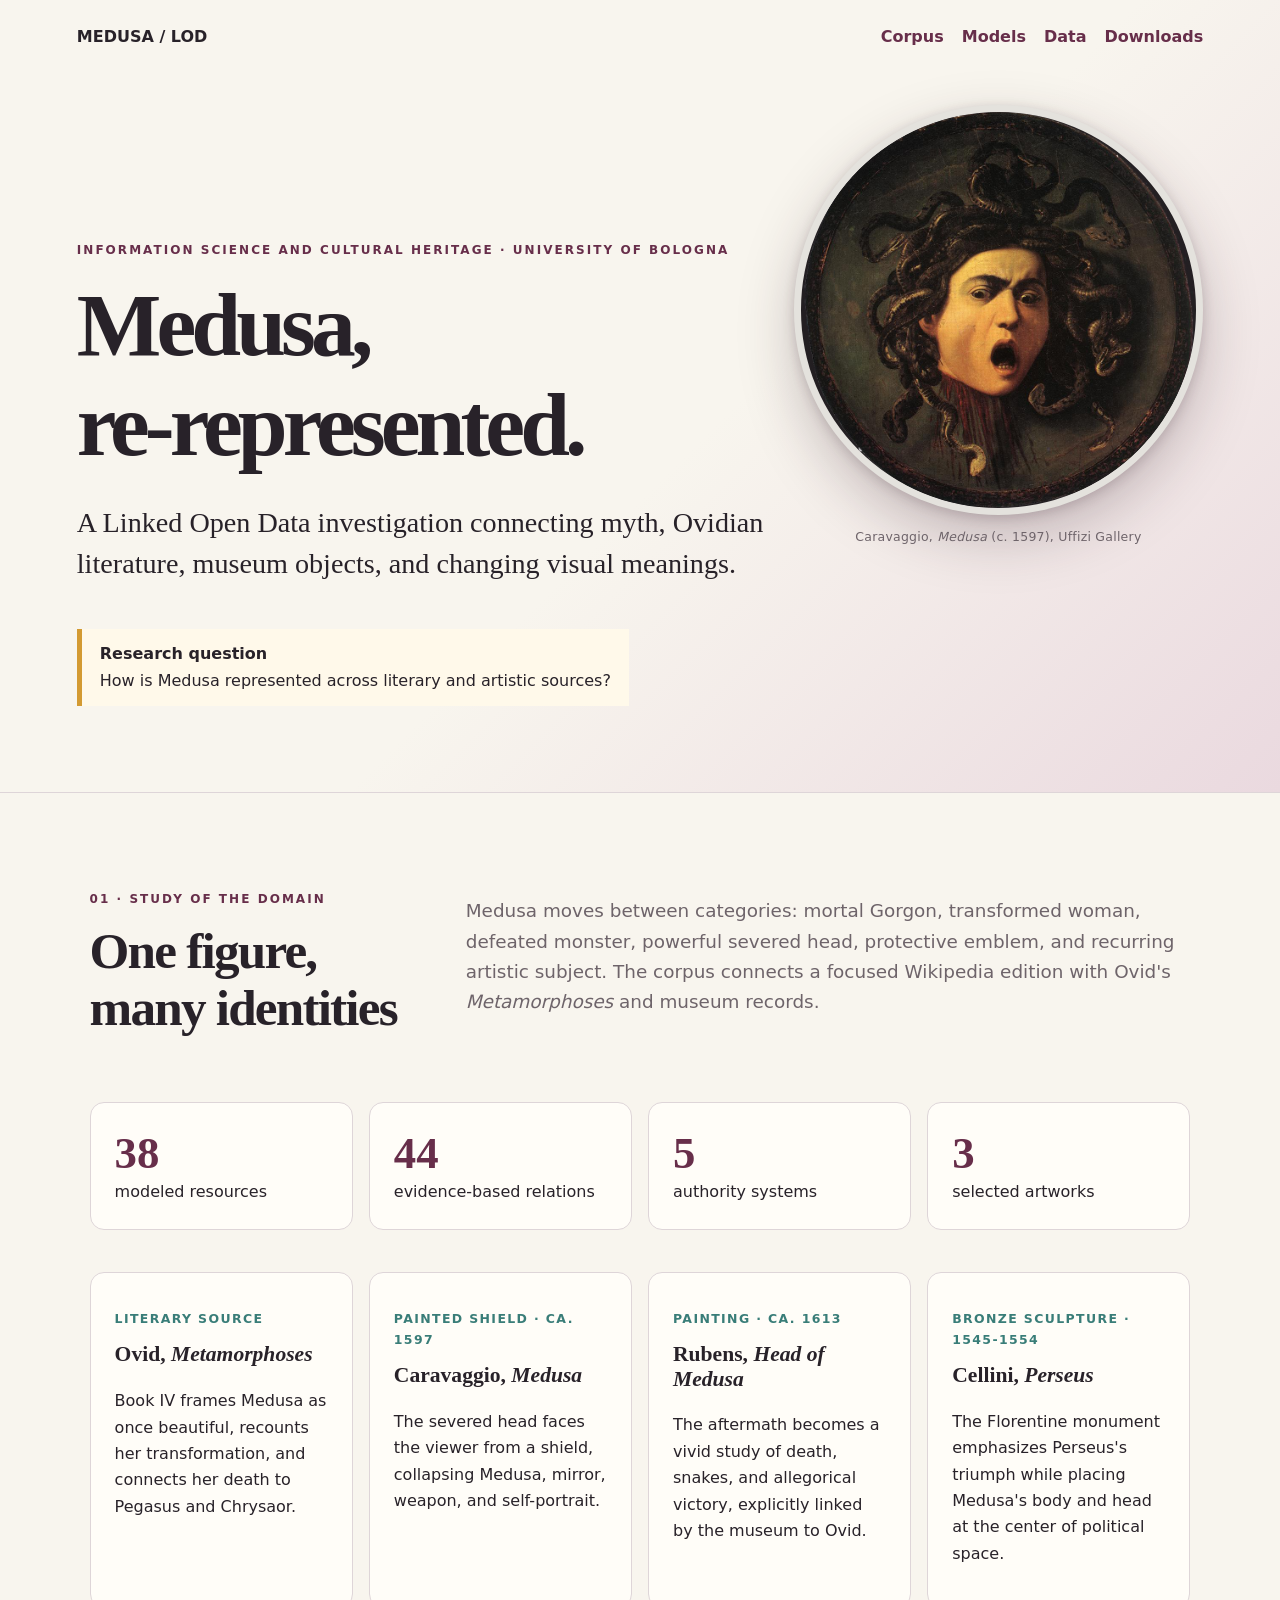
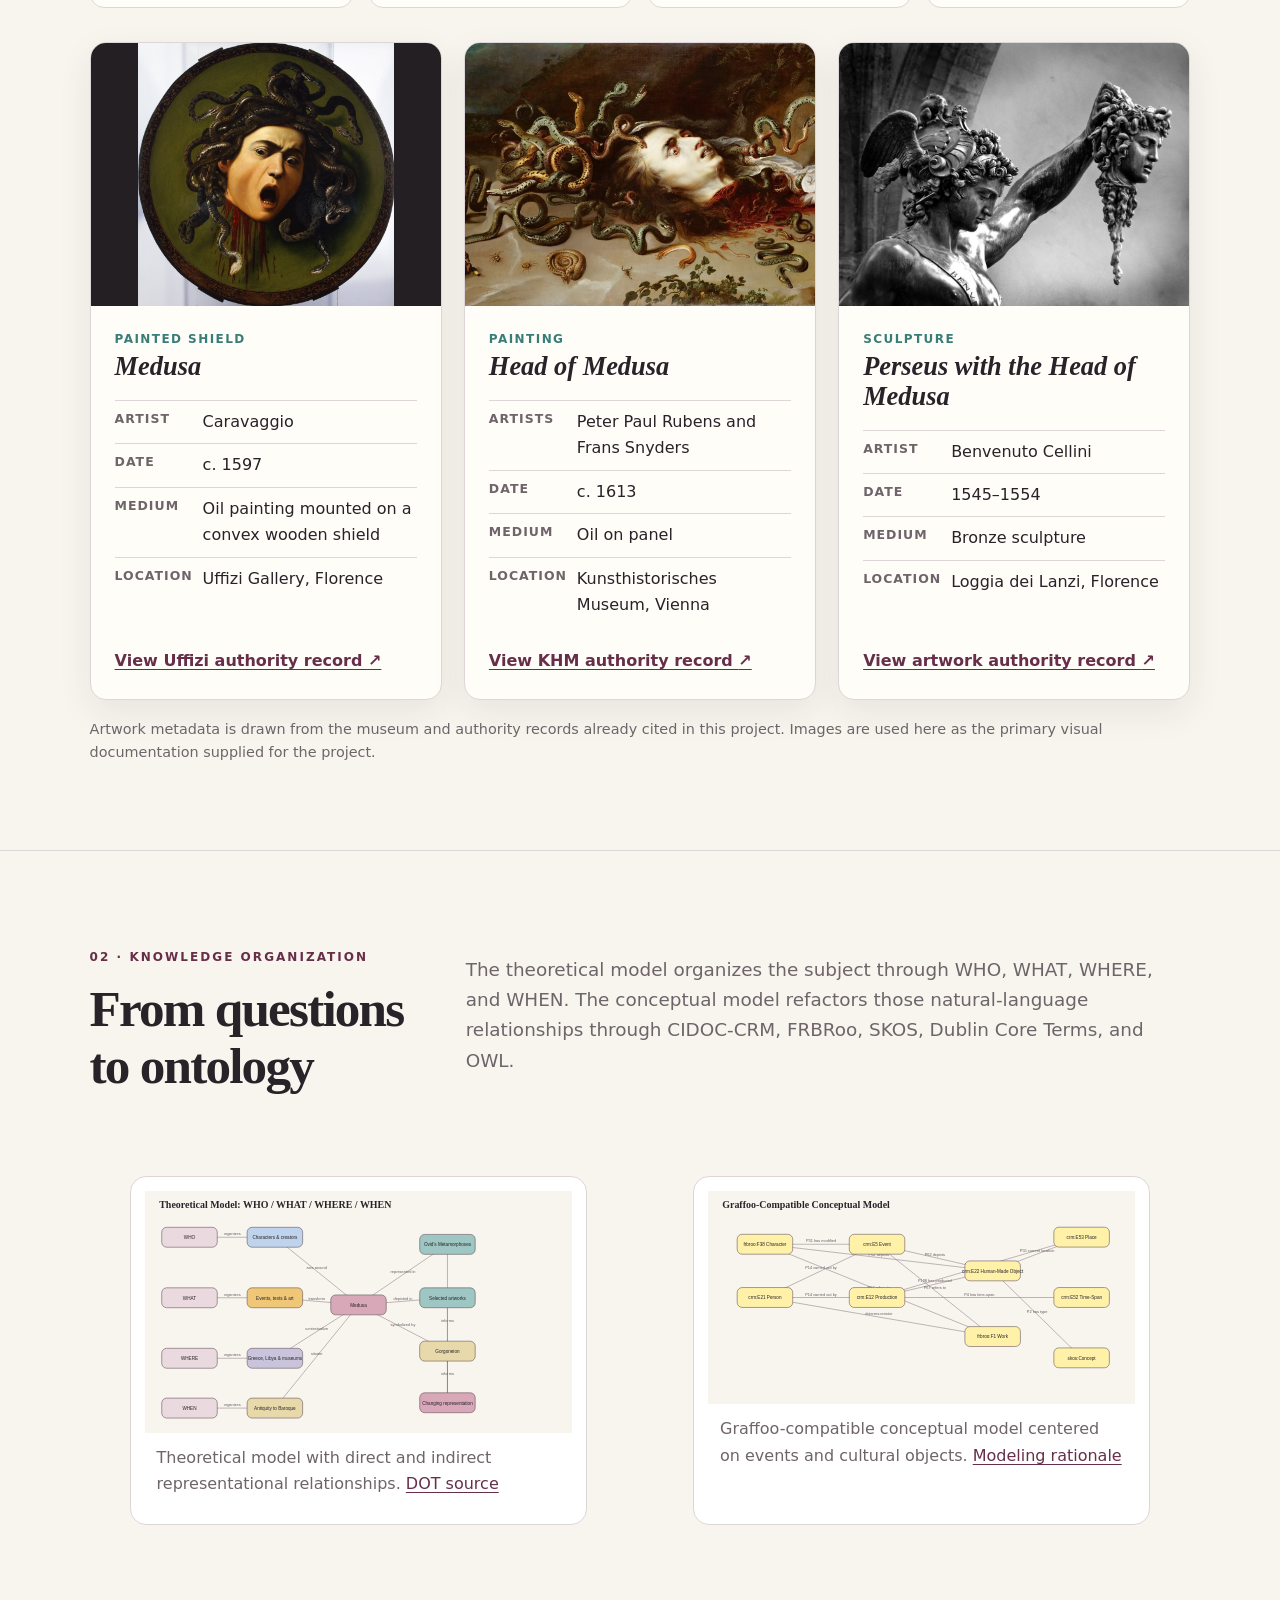
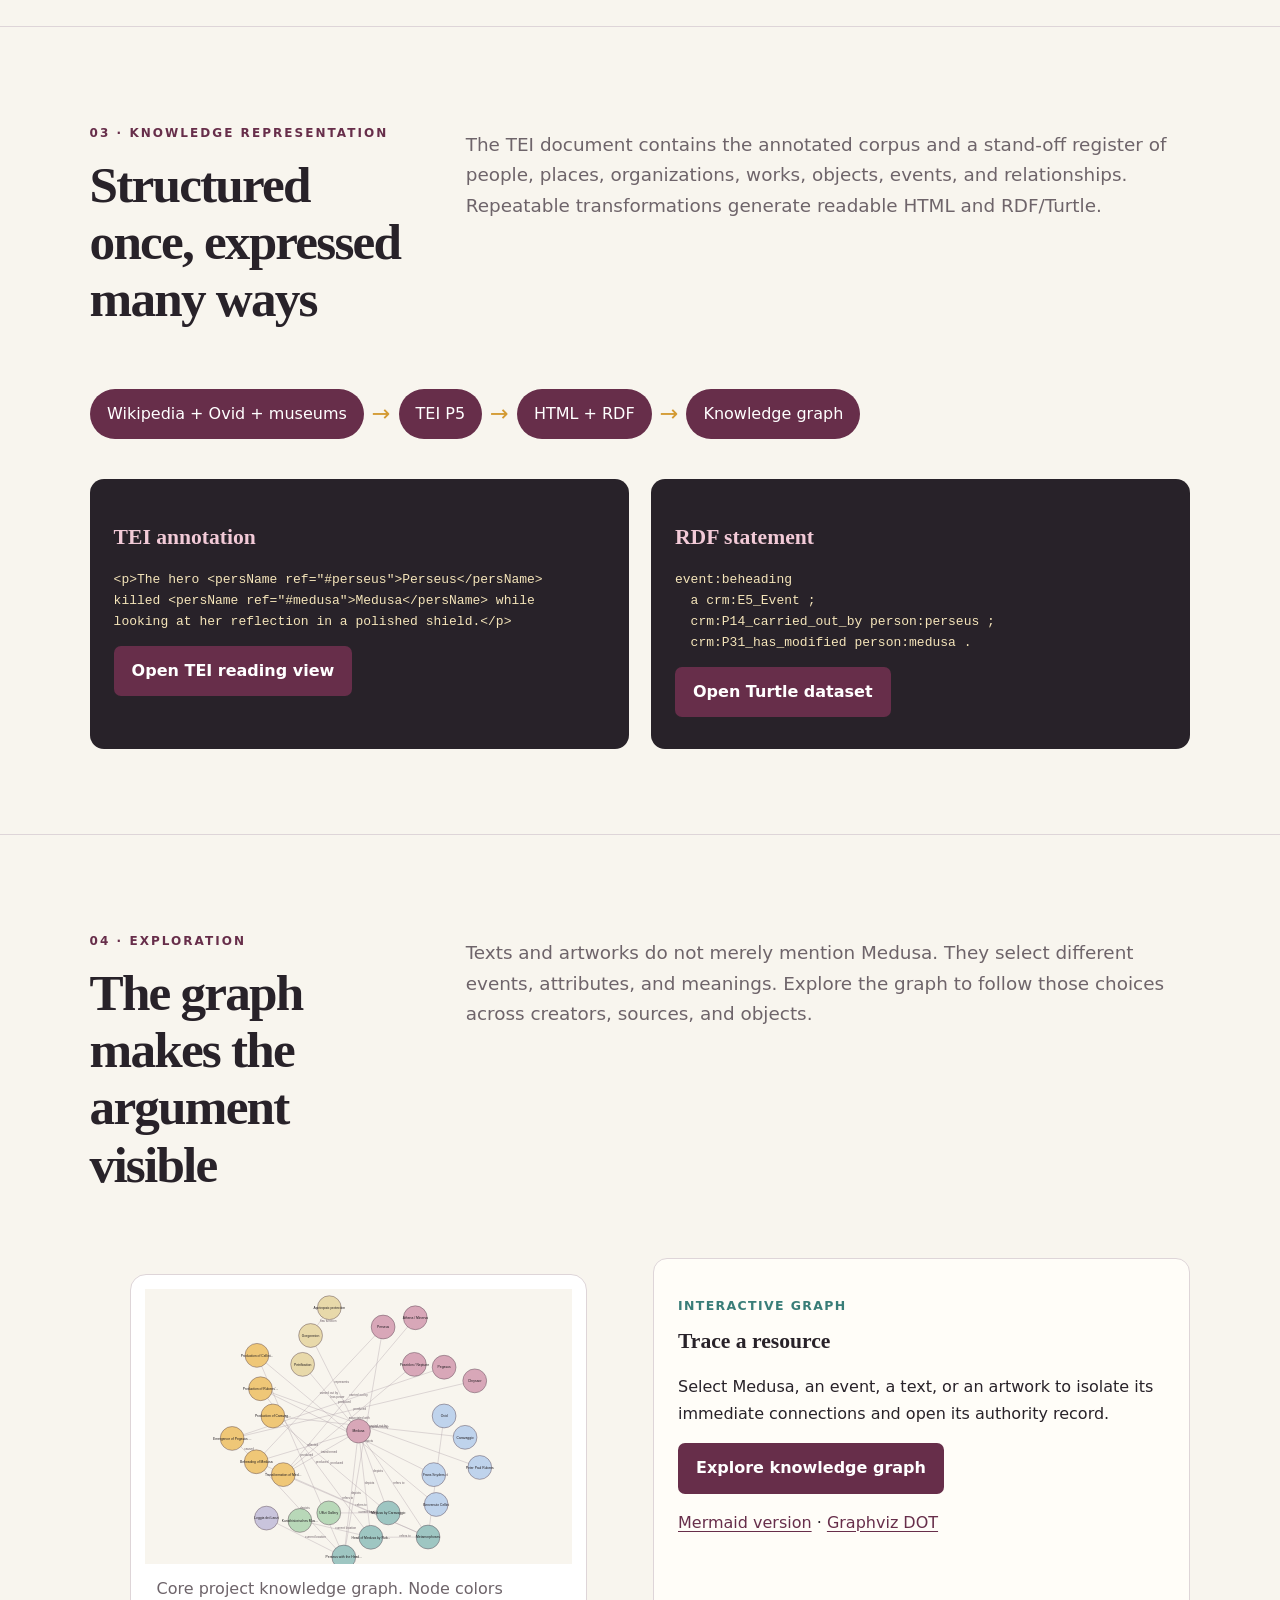
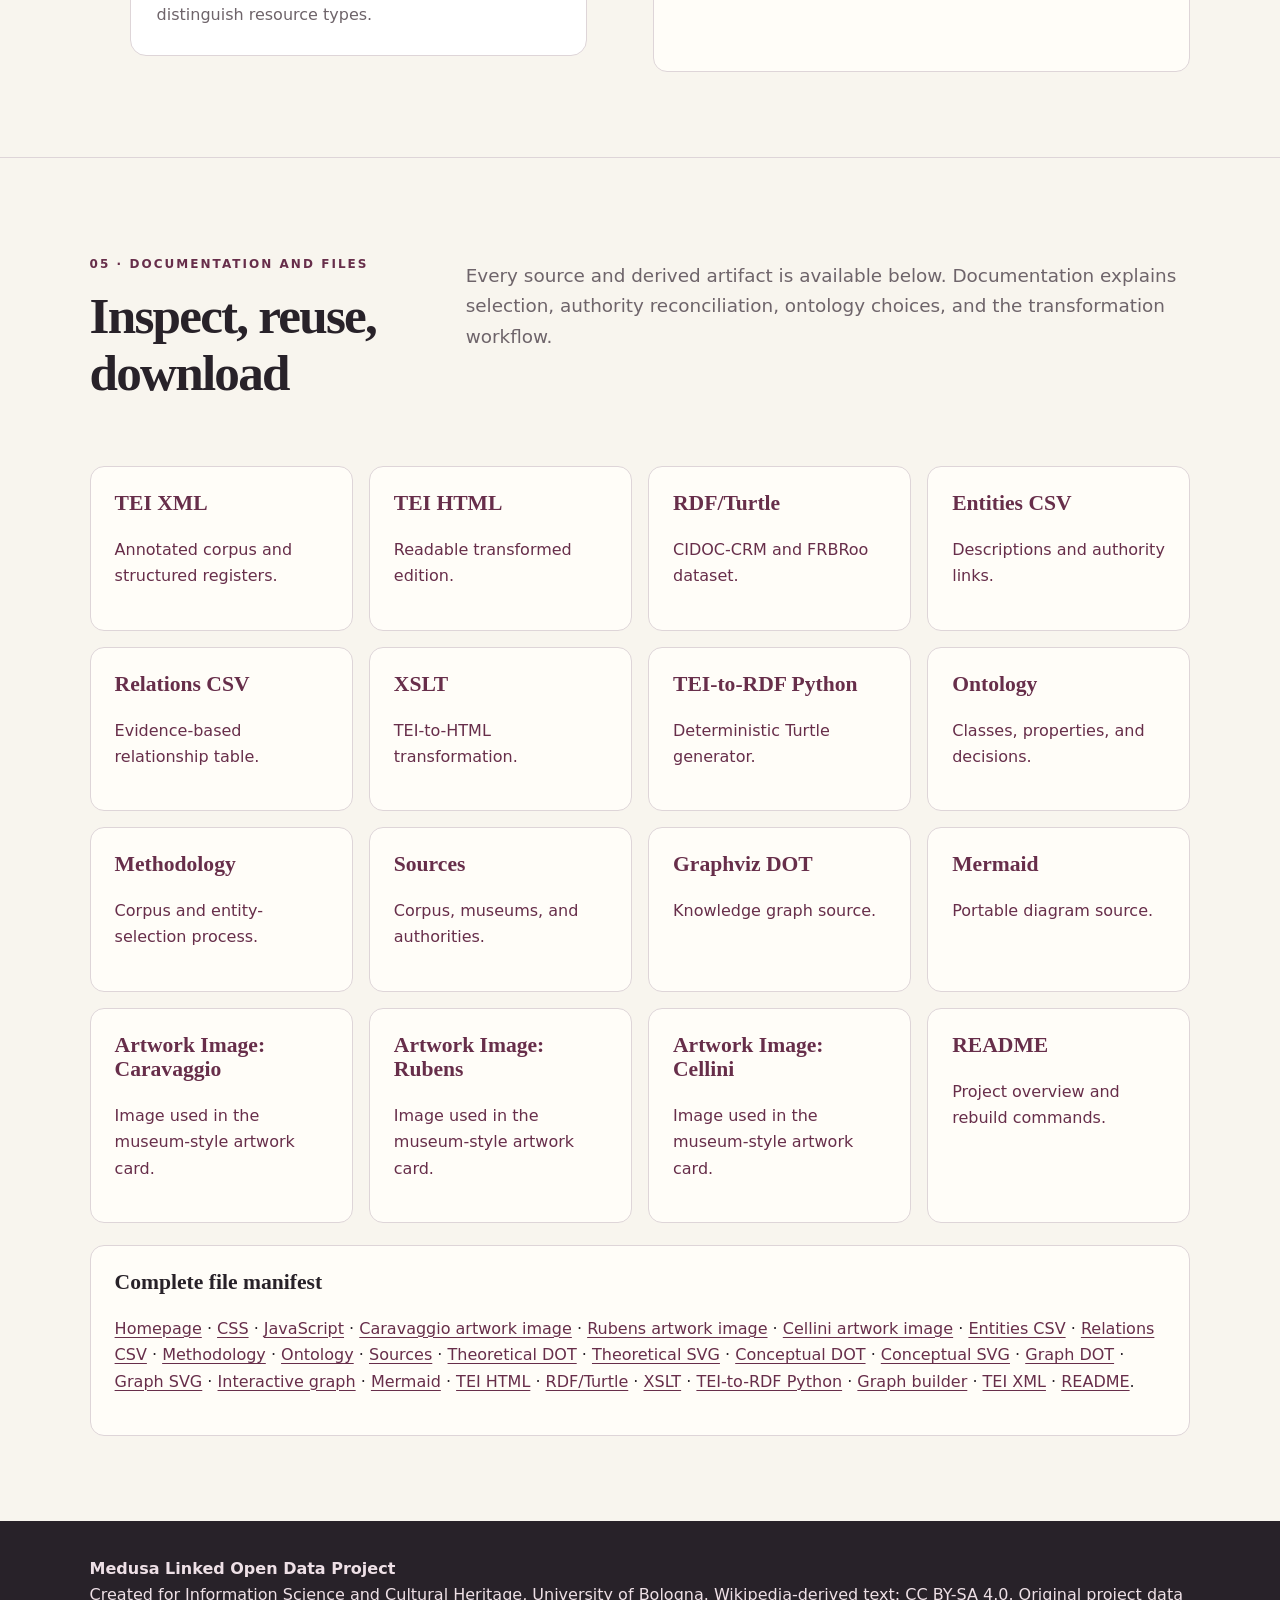
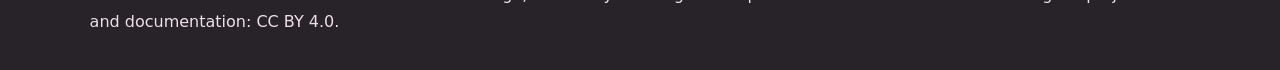
<file: index.html>
<!doctype html>
<html lang="en">
<head><meta charset="utf-8"><meta name="viewport" content="width=device-width,initial-scale=1"><meta name="description" content="A TEI and Linked Open Data study of Medusa across literature and art"><title>Medusa | A Linked Open Data Project</title><link rel="stylesheet" href="assets/css/style.css"></head>
<body>
<header class="hero">
  <div class="topbar"><strong>MEDUSA / LOD</strong><nav><a href="#corpus">Corpus</a><a href="#models">Models</a><a href="#data">Data</a><a href="#downloads">Downloads</a></nav></div>
  <div class="hero-copy"><p class="eyebrow">Information Science and Cultural Heritage · University of Bologna</p><h1>Medusa,<br>re-represented.</h1><p class="lede">A Linked Open Data investigation connecting myth, Ovidian literature, museum objects, and changing visual meanings.</p><p class="research"><strong>Research question</strong><br>How is Medusa represented across literary and artistic sources?</p></div>
  <figure class="hero-artwork">
    <div class="hero-artwork-frame"><img src="assets/images/caravaggio-medusa-hero.png" alt="Caravaggio's Medusa, painted on a circular shield"></div>
    <figcaption>Caravaggio, <em>Medusa</em> (c. 1597), Uffizi Gallery</figcaption>
  </figure>
</header>
<main>
<section id="corpus">
  <div class="section-head"><div><p class="eyebrow">01 · Study of the domain</p><h2>One figure, many identities</h2></div><p>Medusa moves between categories: mortal Gorgon, transformed woman, defeated monster, powerful severed head, protective emblem, and recurring artistic subject. The corpus connects a focused Wikipedia edition with Ovid's <em>Metamorphoses</em> and museum records.</p></div>
  <div class="stats"><div class="stat"><strong data-count="38">38</strong>modeled resources</div><div class="stat"><strong data-count="44">44</strong>evidence-based relations</div><div class="stat"><strong data-count="5">5</strong>authority systems</div><div class="stat"><strong data-count="3">3</strong>selected artworks</div></div>
  <div class="cards">
    <article class="card"><p class="type">Literary source</p><h3>Ovid, <em>Metamorphoses</em></h3><p>Book IV frames Medusa as once beautiful, recounts her transformation, and connects her death to Pegasus and Chrysaor.</p></article>
    <article class="card"><p class="type">Painted shield · ca. 1597</p><h3>Caravaggio, <em>Medusa</em></h3><p>The severed head faces the viewer from a shield, collapsing Medusa, mirror, weapon, and self-portrait.</p></article>
    <article class="card"><p class="type">Painting · ca. 1613</p><h3>Rubens, <em>Head of Medusa</em></h3><p>The aftermath becomes a vivid study of death, snakes, and allegorical victory, explicitly linked by the museum to Ovid.</p></article>
    <article class="card"><p class="type">Bronze sculpture · 1545-1554</p><h3>Cellini, <em>Perseus</em></h3><p>The Florentine monument emphasizes Perseus's triumph while placing Medusa's body and head at the center of political space.</p></article>
  </div>
  <div class="artwork-gallery" aria-label="Selected artworks">
    <article class="artwork-card">
      <div class="artwork-image artwork-image-portrait"><img src="assets/images/caravaggio-medusa.jpg" alt="Caravaggio's Medusa painted on a shield" loading="lazy"></div>
      <div class="artwork-meta">
        <p class="type">Painted shield</p>
        <h3><em>Medusa</em></h3>
        <dl>
          <div><dt>Artist</dt><dd>Caravaggio</dd></div>
          <div><dt>Date</dt><dd>c. 1597</dd></div>
          <div><dt>Medium</dt><dd>Oil painting mounted on a convex wooden shield</dd></div>
          <div><dt>Location</dt><dd>Uffizi Gallery, Florence</dd></div>
        </dl>
        <a class="record-link" href="https://www.uffizi.it/en/artworks/medusa" target="_blank" rel="noopener">View Uffizi authority record <span aria-hidden="true">↗</span></a>
      </div>
    </article>
    <article class="artwork-card">
      <div class="artwork-image artwork-image-landscape"><img src="assets/images/rubens-head-of-medusa.jpg" alt="Head of Medusa by Peter Paul Rubens and Frans Snyders" loading="lazy"></div>
      <div class="artwork-meta">
        <p class="type">Painting</p>
        <h3><em>Head of Medusa</em></h3>
        <dl>
          <div><dt>Artists</dt><dd>Peter Paul Rubens and Frans Snyders</dd></div>
          <div><dt>Date</dt><dd>c. 1613</dd></div>
          <div><dt>Medium</dt><dd>Oil on panel</dd></div>
          <div><dt>Location</dt><dd>Kunsthistorisches Museum, Vienna</dd></div>
        </dl>
        <a class="record-link" href="https://www.khm.at/kunstwerke/haupt-der-medusa-1626" target="_blank" rel="noopener">View KHM authority record <span aria-hidden="true">↗</span></a>
      </div>
    </article>
    <article class="artwork-card">
      <div class="artwork-image artwork-image-landscape"><img src="assets/images/cellini-perseus-medusa.jpg" alt="Benvenuto Cellini's Perseus holding the head of Medusa" loading="lazy"></div>
      <div class="artwork-meta">
        <p class="type">Sculpture</p>
        <h3><em>Perseus with the Head of Medusa</em></h3>
        <dl>
          <div><dt>Artist</dt><dd>Benvenuto Cellini</dd></div>
          <div><dt>Date</dt><dd>1545–1554</dd></div>
          <div><dt>Medium</dt><dd>Bronze sculpture</dd></div>
          <div><dt>Location</dt><dd>Loggia dei Lanzi, Florence</dd></div>
        </dl>
        <a class="record-link" href="https://www.wikidata.org/entity/Q1451651" target="_blank" rel="noopener">View artwork authority record <span aria-hidden="true">↗</span></a>
      </div>
    </article>
  </div>
  <p class="metadata-note">Artwork metadata is drawn from the museum and authority records already cited in this project. Images are used here as the primary visual documentation supplied for the project.</p>
</section>
<section id="models">
  <div class="section-head"><div><p class="eyebrow">02 · Knowledge organization</p><h2>From questions to ontology</h2></div><p>The theoretical model organizes the subject through WHO, WHAT, WHERE, and WHEN. The conceptual model refactors those natural-language relationships through CIDOC-CRM, FRBRoo, SKOS, Dublin Core Terms, and OWL.</p></div>
  <div class="model-grid"><figure class="model"><img src="graphs/theoretical-model.svg" alt="Theoretical model"><figcaption>Theoretical model with direct and indirect representational relationships. <a href="graphs/theoretical-model.dot">DOT source</a></figcaption></figure><figure class="model"><img src="graphs/conceptual-model.svg" alt="Conceptual model"><figcaption>Graffoo-compatible conceptual model centered on events and cultural objects. <a href="docs/ontology.md">Modeling rationale</a></figcaption></figure></div>
</section>
<section id="data">
  <div class="section-head"><div><p class="eyebrow">03 · Knowledge representation</p><h2>Structured once, expressed many ways</h2></div><p>The TEI document contains the annotated corpus and a stand-off register of people, places, organizations, works, objects, events, and relationships. Repeatable transformations generate readable HTML and RDF/Turtle.</p></div>
  <div class="pipeline"><span>Wikipedia + Ovid + museums</span><i>→</i><span>TEI P5</span><i>→</i><span>HTML + RDF</span><i>→</i><span>Knowledge graph</span></div>
  <div class="viewer-grid"><article class="viewer"><h3>TEI annotation</h3><pre>&lt;p&gt;The hero &lt;persName ref="#perseus"&gt;Perseus&lt;/persName&gt;
killed &lt;persName ref="#medusa"&gt;Medusa&lt;/persName&gt; while
looking at her reflection in a polished shield.&lt;/p&gt;</pre><a class="cta" href="html/medusa.html">Open TEI reading view</a></article><article class="viewer"><h3>RDF statement</h3><pre>event:beheading
  a crm:E5_Event ;
  crm:P14_carried_out_by person:perseus ;
  crm:P31_has_modified person:medusa .</pre><a class="cta" href="rdf/medusa.ttl">Open Turtle dataset</a></article></div>
</section>
<section id="graph">
  <div class="section-head"><div><p class="eyebrow">04 · Exploration</p><h2>The graph makes the argument visible</h2></div><p>Texts and artworks do not merely mention Medusa. They select different events, attributes, and meanings. Explore the graph to follow those choices across creators, sources, and objects.</p></div>
  <div class="model-grid"><figure class="model"><img src="graphs/graph.svg" alt="Medusa project knowledge graph"><figcaption>Core project knowledge graph. Node colors distinguish resource types.</figcaption></figure><div class="card"><p class="type">Interactive graph</p><h3>Trace a resource</h3><p>Select Medusa, an event, a text, or an artwork to isolate its immediate connections and open its authority record.</p><a class="cta" href="graphs/graph.html">Explore knowledge graph</a><p><a href="graphs/mermaid.md">Mermaid version</a> · <a href="graphs/graph.dot">Graphviz DOT</a></p></div></div>
</section>
<section id="downloads">
  <div class="section-head"><div><p class="eyebrow">05 · Documentation and files</p><h2>Inspect, reuse, download</h2></div><p>Every source and derived artifact is available below. Documentation explains selection, authority reconciliation, ontology choices, and the transformation workflow.</p></div>
  <div class="downloads">
    <a class="download" href="xml/medusa.xml"><h3>TEI XML</h3><p>Annotated corpus and structured registers.</p></a>
    <a class="download" href="html/medusa.html"><h3>TEI HTML</h3><p>Readable transformed edition.</p></a>
    <a class="download" href="rdf/medusa.ttl"><h3>RDF/Turtle</h3><p>CIDOC-CRM and FRBRoo dataset.</p></a>
    <a class="download" href="data/entities.csv"><h3>Entities CSV</h3><p>Descriptions and authority links.</p></a>
    <a class="download" href="data/relations.csv"><h3>Relations CSV</h3><p>Evidence-based relationship table.</p></a>
    <a class="download" href="scripts/tei2html.xsl"><h3>XSLT</h3><p>TEI-to-HTML transformation.</p></a>
    <a class="download" href="scripts/tei2rdf.py"><h3>TEI-to-RDF Python</h3><p>Deterministic Turtle generator.</p></a>
    <a class="download" href="docs/ontology.md"><h3>Ontology</h3><p>Classes, properties, and decisions.</p></a>
    <a class="download" href="docs/methodology.md"><h3>Methodology</h3><p>Corpus and entity-selection process.</p></a>
    <a class="download" href="docs/sources.md"><h3>Sources</h3><p>Corpus, museums, and authorities.</p></a>
    <a class="download" href="graphs/graph.dot"><h3>Graphviz DOT</h3><p>Knowledge graph source.</p></a>
    <a class="download" href="graphs/mermaid.md"><h3>Mermaid</h3><p>Portable diagram source.</p></a>
    <a class="download" href="assets/images/caravaggio-medusa.jpg"><h3>Artwork Image: Caravaggio</h3><p>Image used in the museum-style artwork card.</p></a>
    <a class="download" href="assets/images/rubens-head-of-medusa.jpg"><h3>Artwork Image: Rubens</h3><p>Image used in the museum-style artwork card.</p></a>
    <a class="download" href="assets/images/cellini-perseus-medusa.jpg"><h3>Artwork Image: Cellini</h3><p>Image used in the museum-style artwork card.</p></a>
    <a class="download" href="README.md"><h3>README</h3><p>Project overview and rebuild commands.</p></a>
  </div>
  <div class="card" style="max-width:1250px;margin:22px auto 0"><h3>Complete file manifest</h3><p>
    <a href="index.html">Homepage</a> ·
    <a href="assets/css/style.css">CSS</a> ·
    <a href="assets/js/site.js">JavaScript</a> ·
    <a href="assets/images/caravaggio-medusa.jpg">Caravaggio artwork image</a> ·
    <a href="assets/images/rubens-head-of-medusa.jpg">Rubens artwork image</a> ·
    <a href="assets/images/cellini-perseus-medusa.jpg">Cellini artwork image</a> ·
    <a href="data/entities.csv">Entities CSV</a> ·
    <a href="data/relations.csv">Relations CSV</a> ·
    <a href="docs/methodology.md">Methodology</a> ·
    <a href="docs/ontology.md">Ontology</a> ·
    <a href="docs/sources.md">Sources</a> ·
    <a href="graphs/theoretical-model.dot">Theoretical DOT</a> ·
    <a href="graphs/theoretical-model.svg">Theoretical SVG</a> ·
    <a href="graphs/conceptual-model.dot">Conceptual DOT</a> ·
    <a href="graphs/conceptual-model.svg">Conceptual SVG</a> ·
    <a href="graphs/graph.dot">Graph DOT</a> ·
    <a href="graphs/graph.svg">Graph SVG</a> ·
    <a href="graphs/graph.html">Interactive graph</a> ·
    <a href="graphs/mermaid.md">Mermaid</a> ·
    <a href="html/medusa.html">TEI HTML</a> ·
    <a href="rdf/medusa.ttl">RDF/Turtle</a> ·
    <a href="scripts/tei2html.xsl">XSLT</a> ·
    <a href="scripts/tei2rdf.py">TEI-to-RDF Python</a> ·
    <a href="scripts/build_graphs.py">Graph builder</a> ·
    <a href="xml/medusa.xml">TEI XML</a> ·
    <a href="README.md">README</a>.
  </p></div>
</section>
</main>
<footer><strong>Medusa Linked Open Data Project</strong><br>Created for Information Science and Cultural Heritage, University of Bologna. Wikipedia-derived text: CC BY-SA 4.0. Original project data and documentation: CC BY 4.0.</footer>
<script src="assets/js/site.js"></script>
</body></html>
</file>
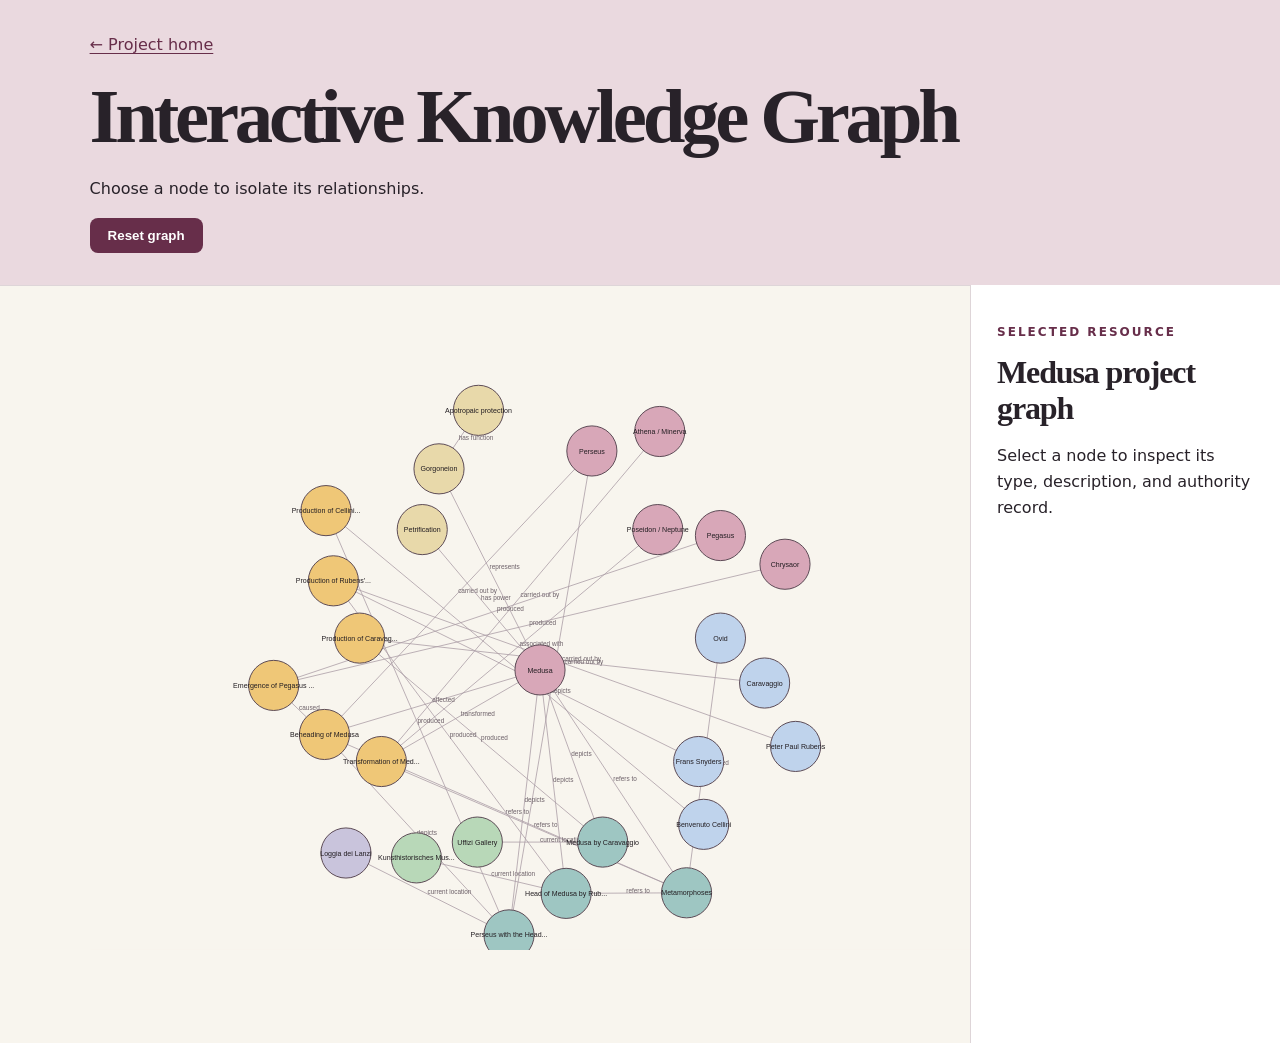
<file: graphs/graph.html>
<!doctype html><html lang="en"><head><meta charset="utf-8"><meta name="viewport" content="width=device-width,initial-scale=1"><title>Interactive Medusa Knowledge Graph</title><link rel="stylesheet" href="../assets/css/style.css"></head><body class="graph-page"><header class="graph-header"><a href="../index.html">← Project home</a><h1>Interactive Knowledge Graph</h1><p>Choose a node to isolate its relationships.</p><button id="reset">Reset graph</button></header><main class="graph-layout"><section class="graph-canvas"><svg xmlns="http://www.w3.org/2000/svg" viewBox="0 0 1400 900" id="kg" role="img" aria-label="Medusa knowledge graph">
<style>.edge{stroke:#a99ba4;stroke-width:1.2}.edge-label{font:10px Arial;fill:#6c6068}.node text{font:11px Arial;fill:#231e22;pointer-events:none}.node circle{stroke:#584652;stroke-width:1.5;cursor:pointer}.node.dim,.edge-group.dim{opacity:.08}.node.active circle{stroke:#161116;stroke-width:4}</style>
<rect width="100%" height="100%" fill="#f8f5ee"/>
<g class="edge-group" data-a="transformation" data-b="medusa"><line class="edge" x1="453.2" y1="607.5" x2="700.0" y2="465.0"/><text class="edge-label" x="576.6" y="536.2">transformed</text></g>
<g class="edge-group" data-a="transformation" data-b="athena"><line class="edge" x1="453.2" y1="607.5" x2="886.3" y2="94.1"/><text class="edge-label" x="669.7" y="350.8">carried out by</text></g>
<g class="edge-group" data-a="transformation" data-b="poseidon"><line class="edge" x1="453.2" y1="607.5" x2="883.2" y2="246.7"/><text class="edge-label" x="668.2" y="427.1">associated with</text></g>
<g class="edge-group" data-a="beheading" data-b="perseus"><line class="edge" x1="364.7" y1="565.4" x2="780.7" y2="124.4"/><text class="edge-label" x="572.7" y="344.9">carried out by</text></g>
<g class="edge-group" data-a="beheading" data-b="medusa"><line class="edge" x1="364.7" y1="565.4" x2="700.0" y2="465.0"/><text class="edge-label" x="532.4" y="515.2">affected</text></g>
<g class="edge-group" data-a="beheading" data-b="emergence"><line class="edge" x1="364.7" y1="565.4" x2="285.7" y2="489.1"/><text class="edge-label" x="325.2" y="527.3">caused</text></g>
<g class="edge-group" data-a="emergence" data-b="pegasus"><line class="edge" x1="285.7" y1="489.1" x2="980.7" y2="256.0"/><text class="edge-label" x="633.2" y="372.6">produced</text></g>
<g class="edge-group" data-a="emergence" data-b="chrysaor"><line class="edge" x1="285.7" y1="489.1" x2="1081.1" y2="300.6"/><text class="edge-label" x="683.4" y="394.9">produced</text></g>
<g class="edge-group" data-a="medusa" data-b="petrification"><line class="edge" x1="700.0" y1="465.0" x2="516.8" y2="246.7"/><text class="edge-label" x="608.4" y="355.8">has power</text></g>
<g class="edge-group" data-a="gorgoneion" data-b="medusa"><line class="edge" x1="542.9" y1="152.2" x2="700.0" y2="465.0"/><text class="edge-label" x="621.5" y="308.6">represents</text></g>
<g class="edge-group" data-a="gorgoneion" data-b="apotropaic"><line class="edge" x1="542.9" y1="152.2" x2="604.3" y2="61.2"/><text class="edge-label" x="573.6" y="106.7">has function</text></g>
<g class="edge-group" data-a="ovid" data-b="metamorphoses"><line class="edge" x1="980.7" y1="415.5" x2="928.0" y2="811.7"/><text class="edge-label" x="954.4" y="613.6">authored</text></g>
<g class="edge-group" data-a="metamorphoses" data-b="medusa"><line class="edge" x1="928.0" y1="811.7" x2="700.0" y2="465.0"/><text class="edge-label" x="814.0" y="638.4">refers to</text></g>
<g class="edge-group" data-a="metamorphoses" data-b="transformation"><line class="edge" x1="928.0" y1="811.7" x2="453.2" y2="607.5"/><text class="edge-label" x="690.6" y="709.6">refers to</text></g>
<g class="edge-group" data-a="metamorphoses" data-b="beheading"><line class="edge" x1="928.0" y1="811.7" x2="364.7" y2="565.4"/><text class="edge-label" x="646.4" y="688.6">refers to</text></g>
<g class="edge-group" data-a="production_caravaggio" data-b="caravaggio"><line class="edge" x1="419.3" y1="415.5" x2="1049.4" y2="485.4"/><text class="edge-label" x="734.4" y="450.4">carried out by</text></g>
<g class="edge-group" data-a="production_caravaggio" data-b="caravaggio_medusa"><line class="edge" x1="419.3" y1="415.5" x2="797.5" y2="732.8"/><text class="edge-label" x="608.4" y="574.2">produced</text></g>
<g class="edge-group" data-a="caravaggio_medusa" data-b="medusa"><line class="edge" x1="797.5" y1="732.8" x2="700.0" y2="465.0"/><text class="edge-label" x="748.7" y="598.9">depicts</text></g>
<g class="edge-group" data-a="caravaggio_medusa" data-b="uffizi"><line class="edge" x1="797.5" y1="732.8" x2="602.5" y2="732.8"/><text class="edge-label" x="700.0" y="732.8">current location</text></g>
<g class="edge-group" data-a="production_rubens" data-b="rubens"><line class="edge" x1="378.6" y1="326.4" x2="1097.6" y2="584.0"/><text class="edge-label" x="738.1" y="455.2">carried out by</text></g>
<g class="edge-group" data-a="production_rubens" data-b="snyders"><line class="edge" x1="378.6" y1="326.4" x2="946.8" y2="607.5"/><text class="edge-label" x="662.7" y="466.9">carried out by</text></g>
<g class="edge-group" data-a="production_rubens" data-b="rubens_medusa"><line class="edge" x1="378.6" y1="326.4" x2="740.6" y2="812.6"/><text class="edge-label" x="559.6" y="569.5">produced</text></g>
<g class="edge-group" data-a="rubens_medusa" data-b="medusa"><line class="edge" x1="740.6" y1="812.6" x2="700.0" y2="465.0"/><text class="edge-label" x="720.3" y="638.8">depicts</text></g>
<g class="edge-group" data-a="rubens_medusa" data-b="metamorphoses"><line class="edge" x1="740.6" y1="812.6" x2="928.0" y2="811.7"/><text class="edge-label" x="834.3" y="812.2">refers to</text></g>
<g class="edge-group" data-a="rubens_medusa" data-b="khm"><line class="edge" x1="740.6" y1="812.6" x2="507.7" y2="757.4"/><text class="edge-label" x="624.2" y="785.0">current location</text></g>
<g class="edge-group" data-a="production_cellini" data-b="cellini"><line class="edge" x1="367.1" y1="217.2" x2="954.6" y2="705.2"/><text class="edge-label" x="660.8" y="461.2">carried out by</text></g>
<g class="edge-group" data-a="production_cellini" data-b="cellini_perseus"><line class="edge" x1="367.1" y1="217.2" x2="651.8" y2="877.2"/><text class="edge-label" x="509.5" y="547.2">produced</text></g>
<g class="edge-group" data-a="cellini_perseus" data-b="perseus"><line class="edge" x1="651.8" y1="877.2" x2="780.7" y2="124.4"/><text class="edge-label" x="716.3" y="500.8">depicts</text></g>
<g class="edge-group" data-a="cellini_perseus" data-b="medusa"><line class="edge" x1="651.8" y1="877.2" x2="700.0" y2="465.0"/><text class="edge-label" x="675.9" y="671.1">depicts</text></g>
<g class="edge-group" data-a="cellini_perseus" data-b="beheading"><line class="edge" x1="651.8" y1="877.2" x2="364.7" y2="565.4"/><text class="edge-label" x="508.3" y="721.3">depicts</text></g>
<g class="edge-group" data-a="cellini_perseus" data-b="loggia"><line class="edge" x1="651.8" y1="877.2" x2="398.1" y2="749.8"/><text class="edge-label" x="525.0" y="813.5">current location</text></g>
<g class="node" data-id="medusa" data-type="Mythological character" data-label="Medusa" data-desc="Mortal Gorgon whose changing representation is the project&#x27;s focus" data-authority="https://www.wikidata.org/entity/Q177544" transform="translate(700.0,465.0)"><circle r="39" fill="#d8a7b8"/><text text-anchor="middle" y="4">Medusa</text></g>
<g class="node" data-id="perseus" data-type="Mythological character" data-label="Perseus" data-desc="Hero who beheads Medusa and uses her head" data-authority="https://www.wikidata.org/entity/Q130832" transform="translate(780.7,124.4)"><circle r="39" fill="#d8a7b8"/><text text-anchor="middle" y="4">Perseus</text></g>
<g class="node" data-id="athena" data-type="Mythological character" data-label="Athena / Minerva" data-desc="Goddess who transforms Medusa&#x27;s hair and later bears the Gorgoneion" data-authority="https://www.wikidata.org/entity/Q37122" transform="translate(886.3,94.1)"><circle r="39" fill="#d8a7b8"/><text text-anchor="middle" y="4">Athena / Minerva</text></g>
<g class="node" data-id="poseidon" data-type="Mythological character" data-label="Poseidon / Neptune" data-desc="Sea god associated with Medusa in Ovid&#x27;s account" data-authority="https://www.wikidata.org/entity/Q41127" transform="translate(883.2,246.7)"><circle r="39" fill="#d8a7b8"/><text text-anchor="middle" y="4">Poseidon / Neptune</text></g>
<g class="node" data-id="pegasus" data-type="Mythological character" data-label="Pegasus" data-desc="Winged horse born from Medusa after her beheading" data-authority="https://www.wikidata.org/entity/Q162797" transform="translate(980.7,256.0)"><circle r="39" fill="#d8a7b8"/><text text-anchor="middle" y="4">Pegasus</text></g>
<g class="node" data-id="chrysaor" data-type="Mythological character" data-label="Chrysaor" data-desc="Warrior born with Pegasus from Medusa&#x27;s blood" data-authority="https://www.wikidata.org/entity/Q183422" transform="translate(1081.1,300.6)"><circle r="39" fill="#d8a7b8"/><text text-anchor="middle" y="4">Chrysaor</text></g>
<g class="node" data-id="ovid" data-type="Person" data-label="Ovid" data-desc="Roman poet and author of Metamorphoses" data-authority="https://viaf.org/viaf/88342447" transform="translate(980.7,415.5)"><circle r="39" fill="#bfd3ec"/><text text-anchor="middle" y="4">Ovid</text></g>
<g class="node" data-id="caravaggio" data-type="Person" data-label="Caravaggio" data-desc="Italian painter of Medusa" data-authority="https://viaf.org/viaf/87679282" transform="translate(1049.4,485.4)"><circle r="39" fill="#bfd3ec"/><text text-anchor="middle" y="4">Caravaggio</text></g>
<g class="node" data-id="rubens" data-type="Person" data-label="Peter Paul Rubens" data-desc="Flemish painter of Head of Medusa" data-authority="https://viaf.org/viaf/56647196" transform="translate(1097.6,584.0)"><circle r="39" fill="#bfd3ec"/><text text-anchor="middle" y="4">Peter Paul Rubens</text></g>
<g class="node" data-id="snyders" data-type="Person" data-label="Frans Snyders" data-desc="Artist attributed with the animals in Rubens&#x27; Head of Medusa" data-authority="https://www.wikidata.org/entity/Q312758" transform="translate(946.8,607.5)"><circle r="39" fill="#bfd3ec"/><text text-anchor="middle" y="4">Frans Snyders</text></g>
<g class="node" data-id="cellini" data-type="Person" data-label="Benvenuto Cellini" data-desc="Sculptor of Perseus with the Head of Medusa" data-authority="https://www.wikidata.org/entity/Q183860" transform="translate(954.6,705.2)"><circle r="39" fill="#bfd3ec"/><text text-anchor="middle" y="4">Benvenuto Cellini</text></g>
<g class="node" data-id="metamorphoses" data-type="Literary work" data-label="Metamorphoses" data-desc="Ovid&#x27;s narrative source for Medusa&#x27;s transformation and beheading" data-authority="https://www.wikidata.org/entity/Q184742" transform="translate(928.0,811.7)"><circle r="39" fill="#9ec6c2"/><text text-anchor="middle" y="4">Metamorphoses</text></g>
<g class="node" data-id="caravaggio_medusa" data-type="Artwork" data-label="Medusa by Caravaggio" data-desc="Painted shield depicting Medusa&#x27;s severed head, ca. 1597" data-authority="https://www.uffizi.it/en/artworks/medusa" transform="translate(797.5,732.8)"><circle r="39" fill="#9ec6c2"/><text text-anchor="middle" y="4">Medusa by Caravaggio</text></g>
<g class="node" data-id="rubens_medusa" data-type="Artwork" data-label="Head of Medusa by Rubens" data-desc="Painting depicting Medusa&#x27;s severed head, ca. 1613" data-authority="https://www.khm.at/kunstwerke/haupt-der-medusa-1626" transform="translate(740.6,812.6)"><circle r="39" fill="#9ec6c2"/><text text-anchor="middle" y="4">Head of Medusa by Rub...</text></g>
<g class="node" data-id="cellini_perseus" data-type="Artwork" data-label="Perseus with the Head of Medusa" data-desc="Bronze sculpture made 1545-1554" data-authority="https://www.wikidata.org/entity/Q1451651" transform="translate(651.8,877.2)"><circle r="39" fill="#9ec6c2"/><text text-anchor="middle" y="4">Perseus with the Head...</text></g>
<g class="node" data-id="uffizi" data-type="Organization" data-label="Uffizi Gallery" data-desc="Museum holding Caravaggio&#x27;s Medusa" data-authority="https://www.wikidata.org/entity/Q51252" transform="translate(602.5,732.8)"><circle r="39" fill="#b8d8b8"/><text text-anchor="middle" y="4">Uffizi Gallery</text></g>
<g class="node" data-id="khm" data-type="Organization" data-label="Kunsthistorisches Museum" data-desc="Museum holding Rubens&#x27; Head of Medusa" data-authority="https://www.wikidata.org/entity/Q95569" transform="translate(507.7,757.4)"><circle r="39" fill="#b8d8b8"/><text text-anchor="middle" y="4">Kunsthistorisches Mus...</text></g>
<g class="node" data-id="loggia" data-type="Place" data-label="Loggia dei Lanzi" data-desc="Location of Cellini&#x27;s Perseus" data-authority="https://www.wikidata.org/entity/Q1134557" transform="translate(398.1,749.8)"><circle r="39" fill="#c9c4dc"/><text text-anchor="middle" y="4">Loggia dei Lanzi</text></g>
<g class="node" data-id="transformation" data-type="Event" data-label="Transformation of Medusa" data-desc="Athena changes Medusa&#x27;s hair into snakes" data-authority="" transform="translate(453.2,607.5)"><circle r="39" fill="#efc777"/><text text-anchor="middle" y="4">Transformation of Med...</text></g>
<g class="node" data-id="beheading" data-type="Event" data-label="Beheading of Medusa" data-desc="Perseus decapitates Medusa while looking into a reflected shield" data-authority="" transform="translate(364.7,565.4)"><circle r="39" fill="#efc777"/><text text-anchor="middle" y="4">Beheading of Medusa</text></g>
<g class="node" data-id="emergence" data-type="Event" data-label="Emergence of Pegasus and Chrysaor" data-desc="Pegasus and Chrysaor are born from Medusa after the beheading" data-authority="" transform="translate(285.7,489.1)"><circle r="39" fill="#efc777"/><text text-anchor="middle" y="4">Emergence of Pegasus ...</text></g>
<g class="node" data-id="production_caravaggio" data-type="Event" data-label="Production of Caravaggio&#x27;s Medusa" data-desc="Production event for Caravaggio&#x27;s painted shield" data-authority="" transform="translate(419.3,415.5)"><circle r="39" fill="#efc777"/><text text-anchor="middle" y="4">Production of Caravag...</text></g>
<g class="node" data-id="production_rubens" data-type="Event" data-label="Production of Rubens&#x27; Head of Medusa" data-desc="Production event for Rubens&#x27; painting" data-authority="" transform="translate(378.6,326.4)"><circle r="39" fill="#efc777"/><text text-anchor="middle" y="4">Production of Rubens&#x27;...</text></g>
<g class="node" data-id="production_cellini" data-type="Event" data-label="Production of Cellini&#x27;s Perseus" data-desc="Production event for Cellini&#x27;s bronze sculpture" data-authority="" transform="translate(367.1,217.2)"><circle r="39" fill="#efc777"/><text text-anchor="middle" y="4">Production of Cellini...</text></g>
<g class="node" data-id="petrification" data-type="Concept" data-label="Petrification" data-desc="Transformation into stone caused by Medusa&#x27;s gaze or severed head" data-authority="https://vocab.getty.edu/aat/300056047" transform="translate(516.8,246.7)"><circle r="39" fill="#e8d9aa"/><text text-anchor="middle" y="4">Petrification</text></g>
<g class="node" data-id="gorgoneion" data-type="Concept" data-label="Gorgoneion" data-desc="Apotropaic image of the Gorgon&#x27;s head" data-authority="https://www.wikidata.org/entity/Q865233" transform="translate(542.9,152.2)"><circle r="39" fill="#e8d9aa"/><text text-anchor="middle" y="4">Gorgoneion</text></g>
<g class="node" data-id="apotropaic" data-type="Concept" data-label="Apotropaic protection" data-desc="Protective function intended to avert evil" data-authority="https://vocab.getty.edu/aat/300055892" transform="translate(604.3,61.2)"><circle r="39" fill="#e8d9aa"/><text text-anchor="middle" y="4">Apotropaic protection</text></g>
</svg></section><aside id="details"><p class="eyebrow">Selected resource</p><h2>Medusa project graph</h2><p>Select a node to inspect its type, description, and authority record.</p></aside></main><script>
const nodes=[...document.querySelectorAll('.node')], edges=[...document.querySelectorAll('.edge-group')], details=document.querySelector('#details');
function reset(){nodes.forEach(n=>n.classList.remove('dim','active'));edges.forEach(e=>e.classList.remove('dim'));details.innerHTML='<p class="eyebrow">Selected resource</p><h2>Medusa project graph</h2><p>Select a node to inspect its type, description, and authority record.</p>'}
nodes.forEach(n=>n.addEventListener('click',()=>{let id=n.dataset.id, connected=new Set([id]);edges.forEach(e=>{if(e.dataset.a===id||e.dataset.b===id){connected.add(e.dataset.a);connected.add(e.dataset.b);e.classList.remove('dim')}else e.classList.add('dim')});nodes.forEach(x=>{x.classList.toggle('dim',!connected.has(x.dataset.id));x.classList.toggle('active',x===n)});let link=n.dataset.authority?`<a href="${n.dataset.authority}" target="_blank">Open authority record</a>`:'';details.innerHTML=`<p class="eyebrow">${n.dataset.type}</p><h2>${n.dataset.label}</h2><p>${n.dataset.desc}</p>${link}`}));
document.querySelector('#reset').addEventListener('click',reset);
</script></body></html>
</file>
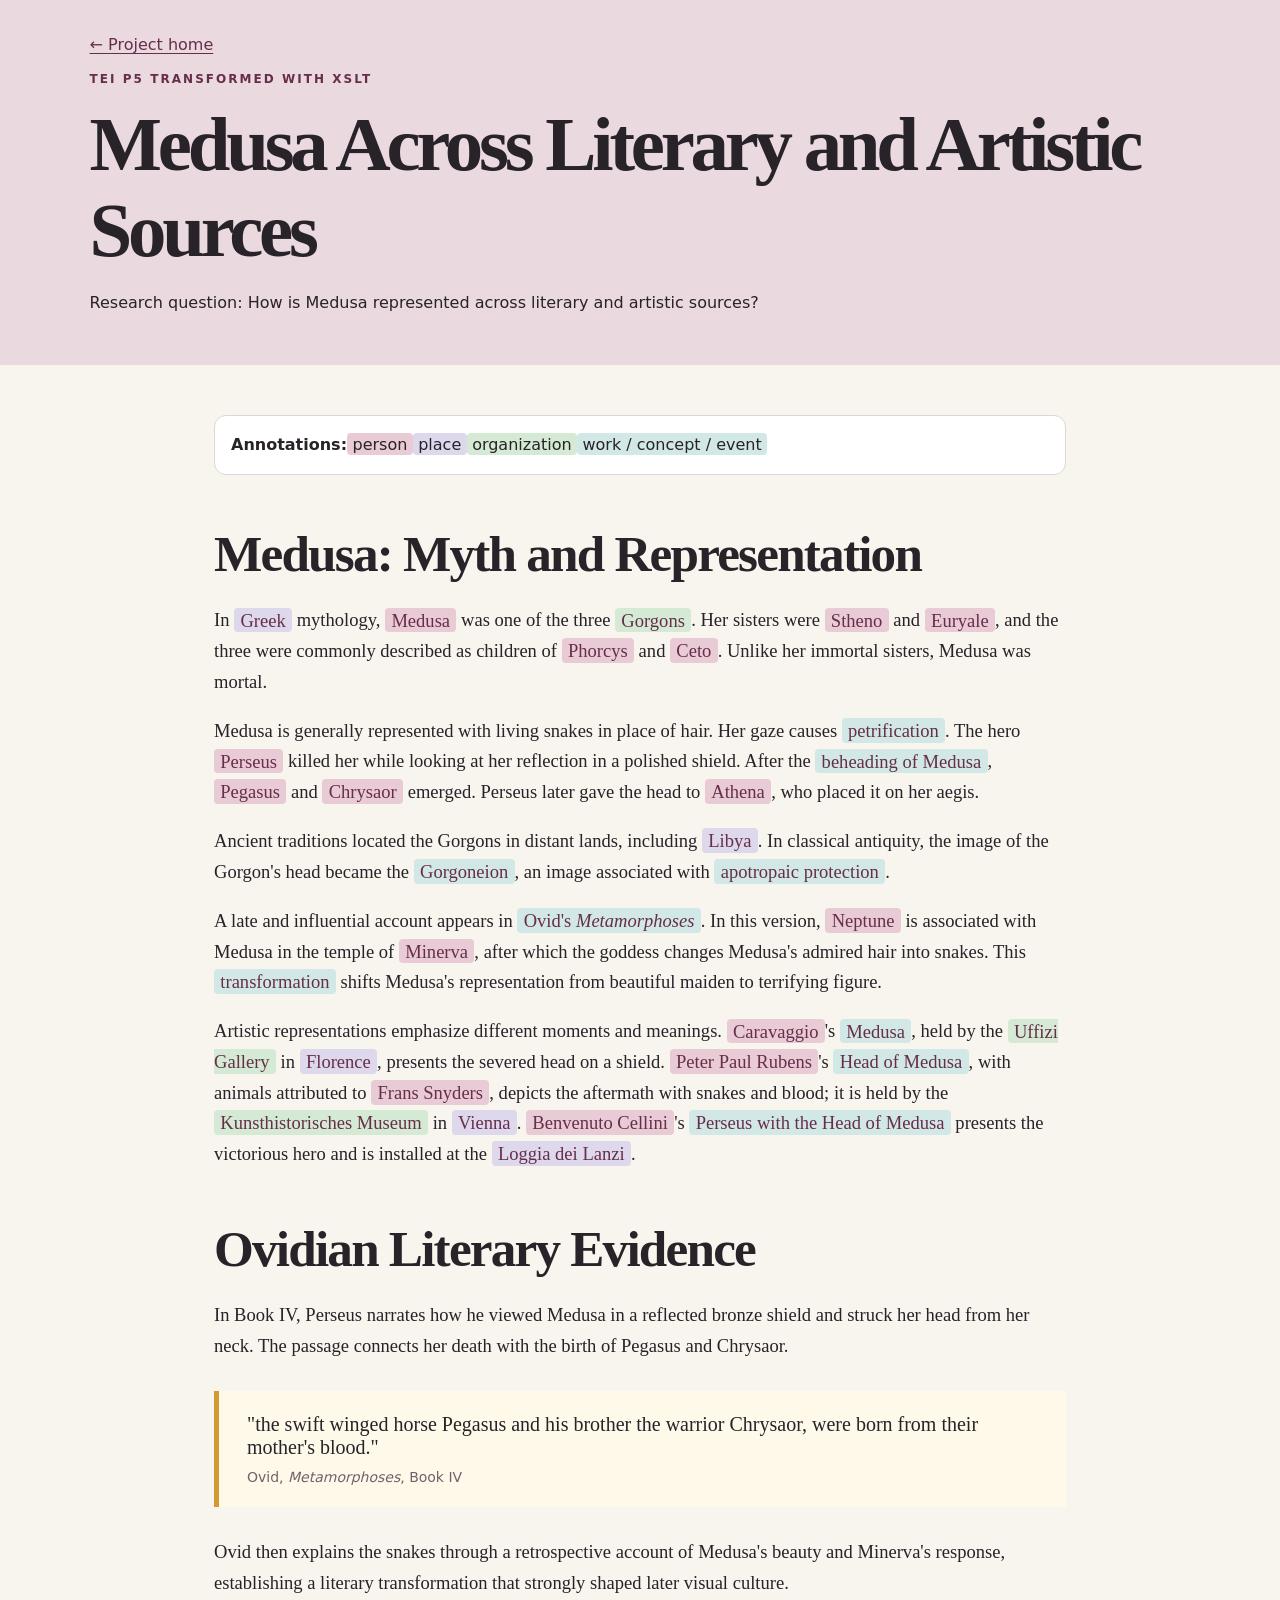
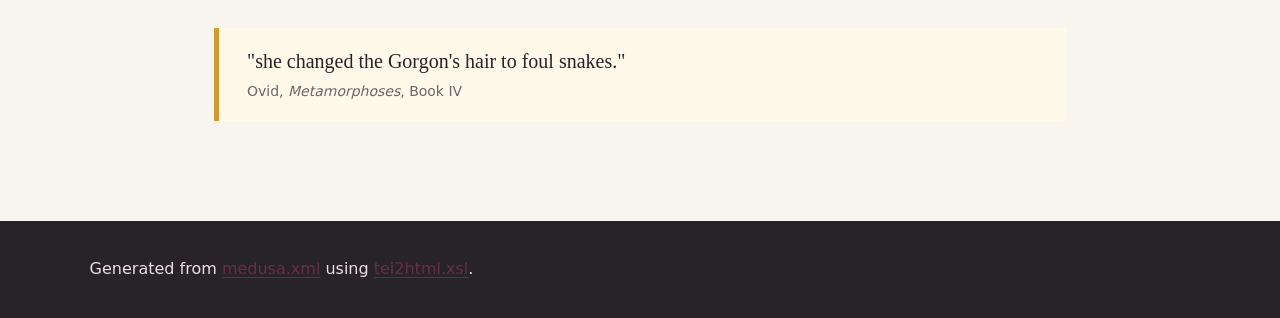
<file: html/medusa.html>
<html lang="en">
<head>
<meta http-equiv="Content-Type" content="text/html; charset=UTF-8">
<meta charset="UTF-8">
<meta name="viewport" content="width=device-width, initial-scale=1.0">
<title>Medusa TEI Reading View</title>
<link rel="stylesheet" href="../assets/css/style.css">
</head>
<body>
<header class="subhero"><a href="../index.html">← Project home</a><p class="eyebrow">TEI P5 transformed with XSLT</p>
<h1>Medusa Across Literary and Artistic Sources</h1>
<p>Research question: How is Medusa represented across literary and artistic sources?</p></header><main class="reading"><section class="legend"><strong>Annotations:</strong><span class="tag person">person</span><span class="tag place">place</span><span class="tag org">organization</span><span class="tag work">work / concept / event</span></section><article><h2>Medusa: Myth and Representation</h2>
        
        <p>In <a class="entity place" href="https://sws.geonames.org/390903/" target="_blank" title="greece">Greek</a> mythology, <a class="entity person" href="https://www.wikidata.org/entity/Q160730" target="_blank" title="medusa">Medusa</a> was one of the three <a class="entity org" href="https://www.wikidata.org/entity/Q102059" target="_blank" title="gorgons">Gorgons</a>. Her sisters were <a class="entity person" href="https://www.wikidata.org/entity/Q1052877" target="_blank" title="stheno">Stheno</a> and <a class="entity person" href="https://www.wikidata.org/entity/Q836140" target="_blank" title="euryale">Euryale</a>, and the three were commonly described as children of <a class="entity person" href="https://www.wikidata.org/entity/Q200382" target="_blank" title="phorcys">Phorcys</a> and <a class="entity person" href="https://www.wikidata.org/entity/Q209489" target="_blank" title="ceto">Ceto</a>. Unlike her immortal sisters, Medusa was mortal.</p>
        <p>Medusa is generally represented with living snakes in place of hair. Her gaze causes <a class="entity work" href="https://www.wikidata.org/entity/Q7178803" target="_blank" title="petrification">petrification</a>. The hero <a class="entity person" href="https://www.wikidata.org/entity/Q130832" target="_blank" title="perseus">Perseus</a> killed her while looking at her reflection in a polished shield. After the <a class="entity work" title="beheading">beheading of Medusa</a>, <a class="entity person" href="https://www.wikidata.org/entity/Q162797" target="_blank" title="pegasus">Pegasus</a> and <a class="entity person" href="https://www.wikidata.org/entity/Q320660" target="_blank" title="chrysaor">Chrysaor</a> emerged. Perseus later gave the head to <a class="entity person" href="https://www.wikidata.org/entity/Q37122" target="_blank" title="athena">Athena</a>, who placed it on her aegis.</p>
        <p>Ancient traditions located the Gorgons in distant lands, including <a class="entity place" href="https://sws.geonames.org/2215636/" target="_blank" title="libya">Libya</a>. In classical antiquity, the image of the Gorgon's head became the <a class="entity work" href="https://www.wikidata.org/entity/Q1161687" target="_blank" title="gorgoneion">Gorgoneion</a>, an image associated with <a class="entity work" href="https://www.wikidata.org/entity/Q620591" target="_blank" title="apotropaic">apotropaic protection</a>.</p>
        <p>A late and influential account appears in <a class="entity work" href="https://www.wikidata.org/entity/Q184742" target="_blank" title="metamorphoses">Ovid's <em>Metamorphoses</em></a>. In this version, <a class="entity person" href="https://www.wikidata.org/entity/Q41127" target="_blank" title="poseidon">Neptune</a> is associated with Medusa in the temple of <a class="entity person" href="https://www.wikidata.org/entity/Q37122" target="_blank" title="athena">Minerva</a>, after which the goddess changes Medusa's admired hair into snakes. This <a class="entity work" title="transformation">transformation</a> shifts Medusa's representation from beautiful maiden to terrifying figure.</p>
        <p>Artistic representations emphasize different moments and meanings. <a class="entity person" href="https://viaf.org/viaf/87679282" target="_blank" title="caravaggio">Caravaggio</a>'s <a class="entity work" href="https://www.wikidata.org/entity/Q2293905" target="_blank" title="caravaggio_medusa">Medusa</a>, held by the <a class="entity org" href="https://www.wikidata.org/entity/Q51252" target="_blank" title="uffizi">Uffizi Gallery</a> in <a class="entity place" href="https://sws.geonames.org/3176959/" target="_blank" title="florence">Florence</a>, presents the severed head on a shield. <a class="entity person" href="https://viaf.org/viaf/56647196" target="_blank" title="rubens">Peter Paul Rubens</a>'s <a class="entity work" href="https://www.khm.at/kunstwerke/haupt-der-medusa-1626" target="_blank" title="rubens_medusa">Head of Medusa</a>, with animals attributed to <a class="entity person" href="https://www.wikidata.org/entity/Q29231" target="_blank" title="snyders">Frans Snyders</a>, depicts the aftermath with snakes and blood; it is held by the <a class="entity org" href="https://www.wikidata.org/entity/Q95569" target="_blank" title="khm">Kunsthistorisches Museum</a> in <a class="entity place" href="https://sws.geonames.org/2761369/" target="_blank" title="vienna">Vienna</a>. <a class="entity person" href="https://www.wikidata.org/entity/Q190116" target="_blank" title="cellini">Benvenuto Cellini</a>'s <a class="entity work" href="https://www.wikidata.org/entity/Q599034" target="_blank" title="cellini_perseus">Perseus with the Head of Medusa</a> presents the victorious hero and is installed at the <a class="entity place" href="https://www.wikidata.org/entity/Q839746" target="_blank" title="loggia">Loggia dei Lanzi</a>.</p>
      </article><article><h2>Ovidian Literary Evidence</h2>
        
        <p>In Book IV, Perseus narrates how he viewed Medusa in a reflected bronze shield and struck her head from her neck. The passage connects her death with the birth of Pegasus and Chrysaor.</p>
        <blockquote>"the swift winged horse Pegasus and his brother the warrior Chrysaor, were born from their mother's blood."<cite>Ovid, <em>Metamorphoses</em>, Book IV</cite>
</blockquote>
        <p>Ovid then explains the snakes through a retrospective account of Medusa's beauty and Minerva's response, establishing a literary transformation that strongly shaped later visual culture.</p>
        <blockquote>"she changed the Gorgon's hair to foul snakes."<cite>Ovid, <em>Metamorphoses</em>, Book IV</cite>
</blockquote>
      </article></main><footer>Generated from <a href="../xml/medusa.xml">medusa.xml</a> using <a href="../scripts/tei2html.xsl">tei2html.xsl</a>.</footer>
</body>
</html>
</file>
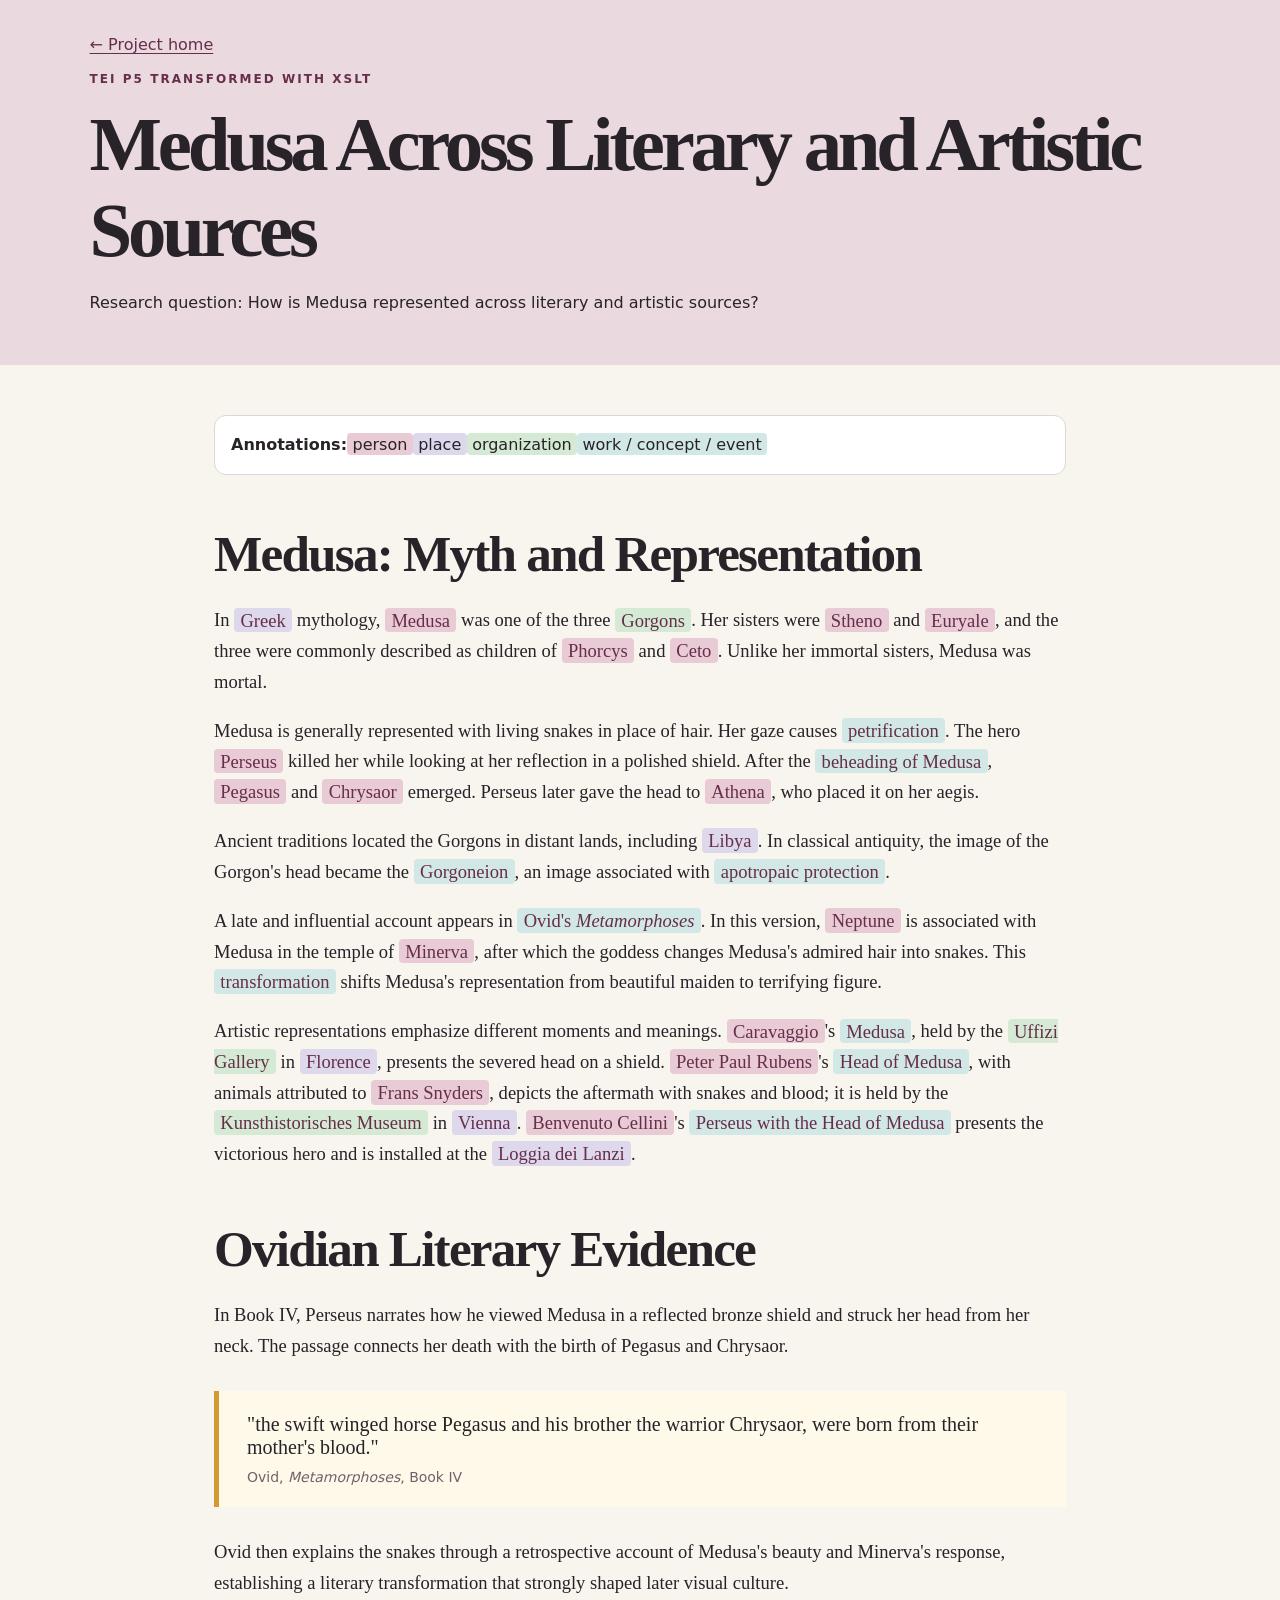
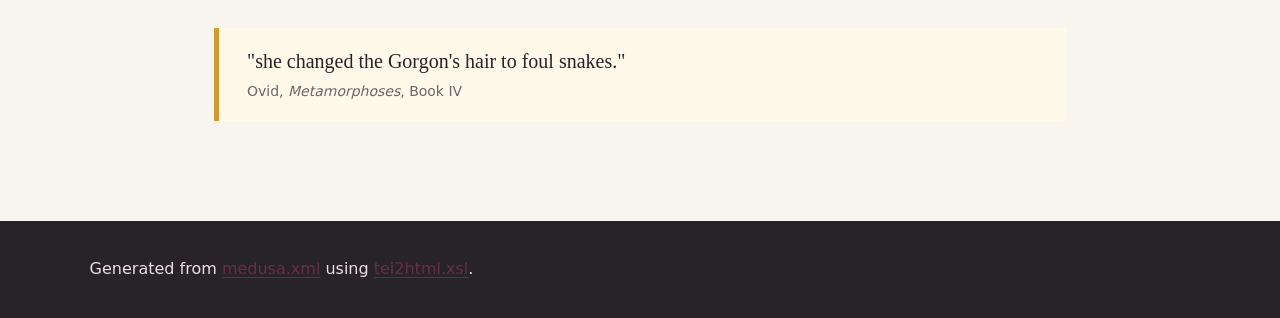
<file: medusa-project/html/medusa.html>
<html lang="en">
<head>
<meta http-equiv="Content-Type" content="text/html; charset=UTF-8">
<meta charset="UTF-8">
<meta name="viewport" content="width=device-width, initial-scale=1.0">
<title>Medusa TEI Reading View</title>
<link rel="stylesheet" href="../assets/css/style.css">
</head>
<body>
<header class="subhero"><a href="../index.html">← Project home</a><p class="eyebrow">TEI P5 transformed with XSLT</p>
<h1>Medusa Across Literary and Artistic Sources</h1>
<p>Research question: How is Medusa represented across literary and artistic sources?</p></header><main class="reading"><section class="legend"><strong>Annotations:</strong><span class="tag person">person</span><span class="tag place">place</span><span class="tag org">organization</span><span class="tag work">work / concept / event</span></section><article><h2>Medusa: Myth and Representation</h2>
        
        <p>In <a class="entity place" href="https://sws.geonames.org/390903/" target="_blank" title="greece">Greek</a> mythology, <a class="entity person" href="https://www.wikidata.org/entity/Q177544" target="_blank" title="medusa">Medusa</a> was one of the three <a class="entity org" href="https://www.wikidata.org/entity/Q182128" target="_blank" title="gorgons">Gorgons</a>. Her sisters were <a class="entity person" href="https://www.wikidata.org/entity/Q235419" target="_blank" title="stheno">Stheno</a> and <a class="entity person" href="https://www.wikidata.org/entity/Q177923" target="_blank" title="euryale">Euryale</a>, and the three were commonly described as children of <a class="entity person" href="https://www.wikidata.org/entity/Q183975" target="_blank" title="phorcys">Phorcys</a> and <a class="entity person" href="https://www.wikidata.org/entity/Q207957" target="_blank" title="ceto">Ceto</a>. Unlike her immortal sisters, Medusa was mortal.</p>
        <p>Medusa is generally represented with living snakes in place of hair. Her gaze causes <a class="entity work" href="https://vocab.getty.edu/aat/300056047" target="_blank" title="petrification">petrification</a>. The hero <a class="entity person" href="https://www.wikidata.org/entity/Q130832" target="_blank" title="perseus">Perseus</a> killed her while looking at her reflection in a polished shield. After the <a class="entity work" title="beheading">beheading of Medusa</a>, <a class="entity person" href="https://www.wikidata.org/entity/Q162797" target="_blank" title="pegasus">Pegasus</a> and <a class="entity person" href="https://www.wikidata.org/entity/Q183422" target="_blank" title="chrysaor">Chrysaor</a> emerged. Perseus later gave the head to <a class="entity person" href="https://www.wikidata.org/entity/Q37122" target="_blank" title="athena">Athena</a>, who placed it on her aegis.</p>
        <p>Ancient traditions located the Gorgons in distant lands, including <a class="entity place" href="https://sws.geonames.org/2215636/" target="_blank" title="libya">Libya</a>. In classical antiquity, the image of the Gorgon's head became the <a class="entity work" href="https://www.wikidata.org/entity/Q865233" target="_blank" title="gorgoneion">Gorgoneion</a>, an image associated with <a class="entity work" href="https://vocab.getty.edu/aat/300055892" target="_blank" title="apotropaic">apotropaic protection</a>.</p>
        <p>A late and influential account appears in <a class="entity work" href="https://www.wikidata.org/entity/Q184742" target="_blank" title="metamorphoses">Ovid's <em>Metamorphoses</em></a>. In this version, <a class="entity person" href="https://www.wikidata.org/entity/Q41127" target="_blank" title="poseidon">Neptune</a> is associated with Medusa in the temple of <a class="entity person" href="https://www.wikidata.org/entity/Q37122" target="_blank" title="athena">Minerva</a>, after which the goddess changes Medusa's admired hair into snakes. This <a class="entity work" title="transformation">transformation</a> shifts Medusa's representation from beautiful maiden to terrifying figure.</p>
        <p>Artistic representations emphasize different moments and meanings. <a class="entity person" href="https://viaf.org/viaf/87679282" target="_blank" title="caravaggio">Caravaggio</a>'s <a class="entity work" href="https://www.uffizi.it/en/artworks/medusa" target="_blank" title="caravaggio_medusa">Medusa</a>, held by the <a class="entity org" href="https://www.wikidata.org/entity/Q51252" target="_blank" title="uffizi">Uffizi Gallery</a> in <a class="entity place" href="https://sws.geonames.org/3176959/" target="_blank" title="florence">Florence</a>, presents the severed head on a shield. <a class="entity person" href="https://viaf.org/viaf/56647196" target="_blank" title="rubens">Peter Paul Rubens</a>'s <a class="entity work" href="https://www.khm.at/kunstwerke/haupt-der-medusa-1626" target="_blank" title="rubens_medusa">Head of Medusa</a>, with animals attributed to <a class="entity person" href="https://www.wikidata.org/entity/Q312758" target="_blank" title="snyders">Frans Snyders</a>, depicts the aftermath with snakes and blood; it is held by the <a class="entity org" href="https://www.wikidata.org/entity/Q95569" target="_blank" title="khm">Kunsthistorisches Museum</a> in <a class="entity place" href="https://sws.geonames.org/2761369/" target="_blank" title="vienna">Vienna</a>. <a class="entity person" href="https://www.wikidata.org/entity/Q183860" target="_blank" title="cellini">Benvenuto Cellini</a>'s <a class="entity work" href="https://www.wikidata.org/entity/Q1451651" target="_blank" title="cellini_perseus">Perseus with the Head of Medusa</a> presents the victorious hero and is installed at the <a class="entity place" href="https://www.wikidata.org/entity/Q1134557" target="_blank" title="loggia">Loggia dei Lanzi</a>.</p>
      </article><article><h2>Ovidian Literary Evidence</h2>
        
        <p>In Book IV, Perseus narrates how he viewed Medusa in a reflected bronze shield and struck her head from her neck. The passage connects her death with the birth of Pegasus and Chrysaor.</p>
        <blockquote>"the swift winged horse Pegasus and his brother the warrior Chrysaor, were born from their mother's blood."<cite>Ovid, <em>Metamorphoses</em>, Book IV</cite>
</blockquote>
        <p>Ovid then explains the snakes through a retrospective account of Medusa's beauty and Minerva's response, establishing a literary transformation that strongly shaped later visual culture.</p>
        <blockquote>"she changed the Gorgon's hair to foul snakes."<cite>Ovid, <em>Metamorphoses</em>, Book IV</cite>
</blockquote>
      </article></main><footer>Generated from <a href="../xml/medusa.xml">medusa.xml</a> using <a href="../scripts/tei2html.xsl">tei2html.xsl</a>.</footer>
</body>
</html>
</file>
<file: assets/css/style.css>
:root{--ink:#282229;--paper:#f8f5ee;--card:#fffdf8;--wine:#672e4a;--rose:#d8a7b8;--teal:#397d78;--gold:#d39a32;--line:#ded5d8;--muted:#6e646a}
*{box-sizing:border-box}html{scroll-behavior:smooth}body{margin:0;color:var(--ink);background:var(--paper);font:16px/1.65 system-ui,-apple-system,BlinkMacSystemFont,"Segoe UI",sans-serif}a{color:var(--wine);text-decoration-thickness:1px;text-underline-offset:3px}h1,h2,h3{font-family:Georgia,serif;line-height:1.12}h1{font-size:clamp(2.7rem,7vw,6.8rem);letter-spacing:-.055em;margin:.15em 0}h2{font-size:clamp(2rem,4vw,3.4rem);letter-spacing:-.035em;margin:0 0 .45em}h3{font-size:1.35rem}.eyebrow{text-transform:uppercase;letter-spacing:.17em;font-weight:750;font-size:.75rem;color:var(--wine)}
.hero{position:relative;isolation:isolate;overflow:hidden;min-height:88vh;padding:24px max(24px,6vw) 70px;background:linear-gradient(135deg,#f8f5ee 55%,#ead9df);display:grid;grid-template-rows:auto 1fr}.topbar{position:relative;z-index:2;display:flex;justify-content:space-between;gap:20px;align-items:center}.topbar nav{display:flex;gap:18px;flex-wrap:wrap}.topbar a{text-decoration:none;font-weight:650}.hero-copy{position:relative;z-index:1;width:min(58vw,850px);align-self:end}.hero-artwork{position:absolute;z-index:0;top:105px;right:max(24px,6vw);width:clamp(285px,32vw,455px);margin:0;text-align:center}.hero-artwork-frame{aspect-ratio:1;overflow:hidden;border:7px solid rgba(255,253,248,.88);border-radius:50%;background:#231f22;box-shadow:0 22px 55px rgba(55,31,43,.25),0 3px 12px rgba(55,31,43,.18)}.hero-artwork img{display:block;width:100%;height:100%;border-radius:50%;object-fit:cover}.hero-artwork figcaption{max-width:360px;margin:12px auto 0;color:var(--muted);font-size:.78rem;letter-spacing:.02em}.lede{font:clamp(1.15rem,2.2vw,1.8rem)/1.45 Georgia,serif;max-width:760px}.research{display:inline-block;border-left:5px solid var(--gold);padding:12px 18px;background:#fff9ea;max-width:720px}
main>section{padding:85px max(24px,7vw);border-top:1px solid var(--line)}.section-head{display:grid;grid-template-columns:minmax(180px,.45fr) 1fr;gap:50px;align-items:start;max-width:1250px;margin:auto}.section-head>p{font-size:1.15rem;color:var(--muted);max-width:720px}.stats,.cards,.downloads{display:grid;grid-template-columns:repeat(auto-fit,minmax(210px,1fr));gap:16px;max-width:1250px;margin:42px auto 0}.stat,.card,.download{background:var(--card);border:1px solid var(--line);padding:24px;border-radius:14px}.stat strong{display:block;font:700 2.8rem Georgia,serif;color:var(--wine)}.card h3,.download h3{margin-top:0}.card .type{color:var(--teal);font-weight:700;font-size:.78rem;text-transform:uppercase;letter-spacing:.11em}.download{text-decoration:none;transition:.2s transform,.2s border-color}.download:hover{transform:translateY(-3px);border-color:var(--wine)}
.artwork-gallery{display:grid;grid-template-columns:repeat(3,minmax(0,1fr));gap:22px;max-width:1250px;margin:34px auto 0}.artwork-card{display:flex;flex-direction:column;min-width:0;background:var(--card);border:1px solid var(--line);border-radius:16px;overflow:hidden;box-shadow:0 12px 34px rgba(40,34,41,.08)}.artwork-image{position:relative;overflow:hidden;background:#231f22;aspect-ratio:4/3}.artwork-image img{display:block;width:100%;height:100%;object-fit:cover;transition:transform .35s ease}.artwork-card:hover .artwork-image img{transform:scale(1.025)}.artwork-image-portrait img{object-fit:contain;object-position:center}.artwork-image-landscape img{object-position:center}.artwork-meta{display:flex;flex:1;flex-direction:column;padding:24px}.artwork-meta h3{margin:.15rem 0 1.15rem;font-size:1.65rem}.artwork-meta .type{margin:0;color:var(--teal);font-size:.75rem;font-weight:750;letter-spacing:.12em;text-transform:uppercase}.artwork-meta dl{margin:0 0 22px}.artwork-meta dl div{display:grid;grid-template-columns:76px 1fr;gap:12px;padding:8px 0;border-top:1px solid var(--line)}.artwork-meta dt{color:var(--muted);font-size:.78rem;font-weight:750;letter-spacing:.08em;text-transform:uppercase}.artwork-meta dd{margin:0}.record-link{margin-top:auto;font-weight:700}.metadata-note{max-width:1250px;margin:18px auto 0;color:var(--muted);font-size:.9rem}.model-grid{display:grid;grid-template-columns:1fr 1fr;gap:26px;max-width:1400px;margin:42px auto 0}.model{background:white;border:1px solid var(--line);padding:14px;border-radius:16px}.model img{display:block;width:100%;height:auto}.model figcaption{padding:12px;color:var(--muted)}.pipeline{display:flex;gap:8px;align-items:center;flex-wrap:wrap;max-width:1100px;margin:38px auto}.pipeline span{padding:12px 17px;background:var(--wine);color:white;border-radius:100px}.pipeline i{color:var(--gold);font-style:normal;font-size:1.4rem}
.viewer-grid{display:grid;grid-template-columns:1fr 1fr;gap:22px;max-width:1250px;margin:40px auto 0}.viewer{background:#282229;color:#f9f1f4;border-radius:14px;padding:24px;overflow:auto;min-height:270px}.viewer h3{color:#f2cad7}.viewer code,.viewer pre{font:13px/1.6 ui-monospace,SFMono-Regular,Menlo,monospace;white-space:pre-wrap;color:#f5e5ba}.cta{background:var(--wine);color:white!important;text-decoration:none;padding:12px 18px;border-radius:7px;display:inline-block;font-weight:700}.cta:hover{background:#4e2138}
footer{padding:35px max(24px,7vw);background:#282229;color:#eee0e6}.subhero,.graph-header{padding:32px max(24px,7vw);background:#ead9df}.subhero h1,.graph-header h1{font-size:clamp(2.5rem,6vw,5.5rem)}.reading{max-width:900px;margin:auto;padding:50px 24px}.reading article{margin:50px 0}.reading p{font-family:Georgia,serif;font-size:1.16rem}.legend{background:white;padding:16px;border:1px solid var(--line);border-radius:12px}.tag,.entity{padding:.1em .34em;border-radius:4px;text-decoration:none}.person{background:#e9cbd6}.place{background:#ddd8ec}.org{background:#d4ead4}.work{background:#d2e8e6}blockquote{margin:30px 0;padding:22px 28px;background:#fff9ea;border-left:5px solid var(--gold);font:1.25rem Georgia,serif}blockquote cite{display:block;margin-top:10px;font:14px system-ui;color:var(--muted)}
.graph-page{overflow-x:hidden}.graph-header h1{margin:.2em 0}.graph-header button{border:0;background:var(--wine);color:white;padding:10px 18px;border-radius:8px;font-weight:700}.graph-layout{display:grid;grid-template-columns:minmax(0,1fr) 310px;gap:0;min-height:70vh}.graph-canvas{overflow:auto;background:#f8f5ee}.graph-canvas svg{min-width:900px;width:100%;height:auto}#details{padding:26px;background:white;border-left:1px solid var(--line)}#details h2{font-size:2rem}
@media(max-width:1050px){.artwork-gallery{grid-template-columns:repeat(2,minmax(0,1fr))}}@media(max-width:850px){.topbar{align-items:flex-start;flex-direction:column}.hero{min-height:75vh;background:linear-gradient(135deg,#f8f5ee 58%,#ead9df)}.hero-copy{width:100%;padding-top:42px}.hero-artwork{position:relative;top:auto;right:auto;width:min(78vw,350px);margin:34px auto 0}.hero-artwork figcaption{font-size:.75rem}h1{font-size:clamp(2.8rem,15vw,4.2rem)}.section-head,.model-grid,.viewer-grid,.graph-layout{grid-template-columns:1fr}.artwork-gallery{grid-template-columns:1fr}.artwork-meta{padding:22px}.graph-layout #details{border-left:0;border-top:1px solid var(--line)}main>section{padding-top:58px;padding-bottom:58px}}
</file>
<file: medusa-project/assets/css/style.css>
:root{--ink:#282229;--paper:#f8f5ee;--card:#fffdf8;--wine:#672e4a;--rose:#d8a7b8;--teal:#397d78;--gold:#d39a32;--line:#ded5d8;--muted:#6e646a}
*{box-sizing:border-box}html{scroll-behavior:smooth}body{margin:0;color:var(--ink);background:var(--paper);font:16px/1.65 system-ui,-apple-system,BlinkMacSystemFont,"Segoe UI",sans-serif}a{color:var(--wine);text-decoration-thickness:1px;text-underline-offset:3px}h1,h2,h3{font-family:Georgia,serif;line-height:1.12}h1{font-size:clamp(2.7rem,7vw,6.8rem);letter-spacing:-.055em;margin:.15em 0}h2{font-size:clamp(2rem,4vw,3.4rem);letter-spacing:-.035em;margin:0 0 .45em}h3{font-size:1.35rem}.eyebrow{text-transform:uppercase;letter-spacing:.17em;font-weight:750;font-size:.75rem;color:var(--wine)}
.hero{position:relative;isolation:isolate;overflow:hidden;min-height:88vh;padding:24px max(24px,6vw) 70px;background:linear-gradient(135deg,#f8f5ee 55%,#ead9df);display:grid;grid-template-rows:auto 1fr}.topbar{position:relative;z-index:2;display:flex;justify-content:space-between;gap:20px;align-items:center}.topbar nav{display:flex;gap:18px;flex-wrap:wrap}.topbar a{text-decoration:none;font-weight:650}.hero-copy{position:relative;z-index:1;width:min(58vw,850px);align-self:end}.hero-artwork{position:absolute;z-index:0;top:105px;right:max(24px,6vw);width:clamp(285px,32vw,455px);margin:0;text-align:center}.hero-artwork-frame{aspect-ratio:1;overflow:hidden;border:7px solid rgba(255,253,248,.88);border-radius:50%;background:#231f22;box-shadow:0 22px 55px rgba(55,31,43,.25),0 3px 12px rgba(55,31,43,.18)}.hero-artwork img{display:block;width:100%;height:100%;border-radius:50%;object-fit:cover}.hero-artwork figcaption{max-width:360px;margin:12px auto 0;color:var(--muted);font-size:.78rem;letter-spacing:.02em}.lede{font:clamp(1.15rem,2.2vw,1.8rem)/1.45 Georgia,serif;max-width:760px}.research{display:inline-block;border-left:5px solid var(--gold);padding:12px 18px;background:#fff9ea;max-width:720px}
main>section{padding:85px max(24px,7vw);border-top:1px solid var(--line)}.section-head{display:grid;grid-template-columns:minmax(180px,.45fr) 1fr;gap:50px;align-items:start;max-width:1250px;margin:auto}.section-head>p{font-size:1.15rem;color:var(--muted);max-width:720px}.stats,.cards,.downloads{display:grid;grid-template-columns:repeat(auto-fit,minmax(210px,1fr));gap:16px;max-width:1250px;margin:42px auto 0}.stat,.card,.download{background:var(--card);border:1px solid var(--line);padding:24px;border-radius:14px}.stat strong{display:block;font:700 2.8rem Georgia,serif;color:var(--wine)}.card h3,.download h3{margin-top:0}.card .type{color:var(--teal);font-weight:700;font-size:.78rem;text-transform:uppercase;letter-spacing:.11em}.download{text-decoration:none;transition:.2s transform,.2s border-color}.download:hover{transform:translateY(-3px);border-color:var(--wine)}
.artwork-gallery{display:grid;grid-template-columns:repeat(3,minmax(0,1fr));gap:22px;max-width:1250px;margin:34px auto 0}.artwork-card{display:flex;flex-direction:column;min-width:0;background:var(--card);border:1px solid var(--line);border-radius:16px;overflow:hidden;box-shadow:0 12px 34px rgba(40,34,41,.08)}.artwork-image{position:relative;overflow:hidden;background:#231f22;aspect-ratio:4/3}.artwork-image img{display:block;width:100%;height:100%;object-fit:cover;transition:transform .35s ease}.artwork-card:hover .artwork-image img{transform:scale(1.025)}.artwork-image-portrait img{object-fit:contain;object-position:center}.artwork-image-landscape img{object-position:center}.artwork-meta{display:flex;flex:1;flex-direction:column;padding:24px}.artwork-meta h3{margin:.15rem 0 1.15rem;font-size:1.65rem}.artwork-meta .type{margin:0;color:var(--teal);font-size:.75rem;font-weight:750;letter-spacing:.12em;text-transform:uppercase}.artwork-meta dl{margin:0 0 22px}.artwork-meta dl div{display:grid;grid-template-columns:76px 1fr;gap:12px;padding:8px 0;border-top:1px solid var(--line)}.artwork-meta dt{color:var(--muted);font-size:.78rem;font-weight:750;letter-spacing:.08em;text-transform:uppercase}.artwork-meta dd{margin:0}.record-link{margin-top:auto;font-weight:700}.metadata-note{max-width:1250px;margin:18px auto 0;color:var(--muted);font-size:.9rem}.model-grid{display:grid;grid-template-columns:1fr 1fr;gap:26px;max-width:1400px;margin:42px auto 0}.model{background:white;border:1px solid var(--line);padding:14px;border-radius:16px}.model img{display:block;width:100%;height:auto}.model figcaption{padding:12px;color:var(--muted)}.pipeline{display:flex;gap:8px;align-items:center;flex-wrap:wrap;max-width:1100px;margin:38px auto}.pipeline span{padding:12px 17px;background:var(--wine);color:white;border-radius:100px}.pipeline i{color:var(--gold);font-style:normal;font-size:1.4rem}
.viewer-grid{display:grid;grid-template-columns:1fr 1fr;gap:22px;max-width:1250px;margin:40px auto 0}.viewer{background:#282229;color:#f9f1f4;border-radius:14px;padding:24px;overflow:auto;min-height:270px}.viewer h3{color:#f2cad7}.viewer code,.viewer pre{font:13px/1.6 ui-monospace,SFMono-Regular,Menlo,monospace;white-space:pre-wrap;color:#f5e5ba}.cta{background:var(--wine);color:white!important;text-decoration:none;padding:12px 18px;border-radius:7px;display:inline-block;font-weight:700}.cta:hover{background:#4e2138}
footer{padding:35px max(24px,7vw);background:#282229;color:#eee0e6}.subhero,.graph-header{padding:32px max(24px,7vw);background:#ead9df}.subhero h1,.graph-header h1{font-size:clamp(2.5rem,6vw,5.5rem)}.reading{max-width:900px;margin:auto;padding:50px 24px}.reading article{margin:50px 0}.reading p{font-family:Georgia,serif;font-size:1.16rem}.legend{background:white;padding:16px;border:1px solid var(--line);border-radius:12px}.tag,.entity{padding:.1em .34em;border-radius:4px;text-decoration:none}.person{background:#e9cbd6}.place{background:#ddd8ec}.org{background:#d4ead4}.work{background:#d2e8e6}blockquote{margin:30px 0;padding:22px 28px;background:#fff9ea;border-left:5px solid var(--gold);font:1.25rem Georgia,serif}blockquote cite{display:block;margin-top:10px;font:14px system-ui;color:var(--muted)}
.graph-page{overflow-x:hidden}.graph-header h1{margin:.2em 0}.graph-header button{border:0;background:var(--wine);color:white;padding:10px 18px;border-radius:8px;font-weight:700}.graph-layout{display:grid;grid-template-columns:minmax(0,1fr) 310px;gap:0;min-height:70vh}.graph-canvas{overflow:auto;background:#f8f5ee}.graph-canvas svg{min-width:900px;width:100%;height:auto}#details{padding:26px;background:white;border-left:1px solid var(--line)}#details h2{font-size:2rem}
@media(max-width:1050px){.artwork-gallery{grid-template-columns:repeat(2,minmax(0,1fr))}}@media(max-width:850px){.topbar{align-items:flex-start;flex-direction:column}.hero{min-height:75vh;background:linear-gradient(135deg,#f8f5ee 58%,#ead9df)}.hero-copy{width:100%;padding-top:42px}.hero-artwork{position:relative;top:auto;right:auto;width:min(78vw,350px);margin:34px auto 0}.hero-artwork figcaption{font-size:.75rem}h1{font-size:clamp(2.8rem,15vw,4.2rem)}.section-head,.model-grid,.viewer-grid,.graph-layout{grid-template-columns:1fr}.artwork-gallery{grid-template-columns:1fr}.artwork-meta{padding:22px}.graph-layout #details{border-left:0;border-top:1px solid var(--line)}main>section{padding-top:58px;padding-bottom:58px}}
</file>
